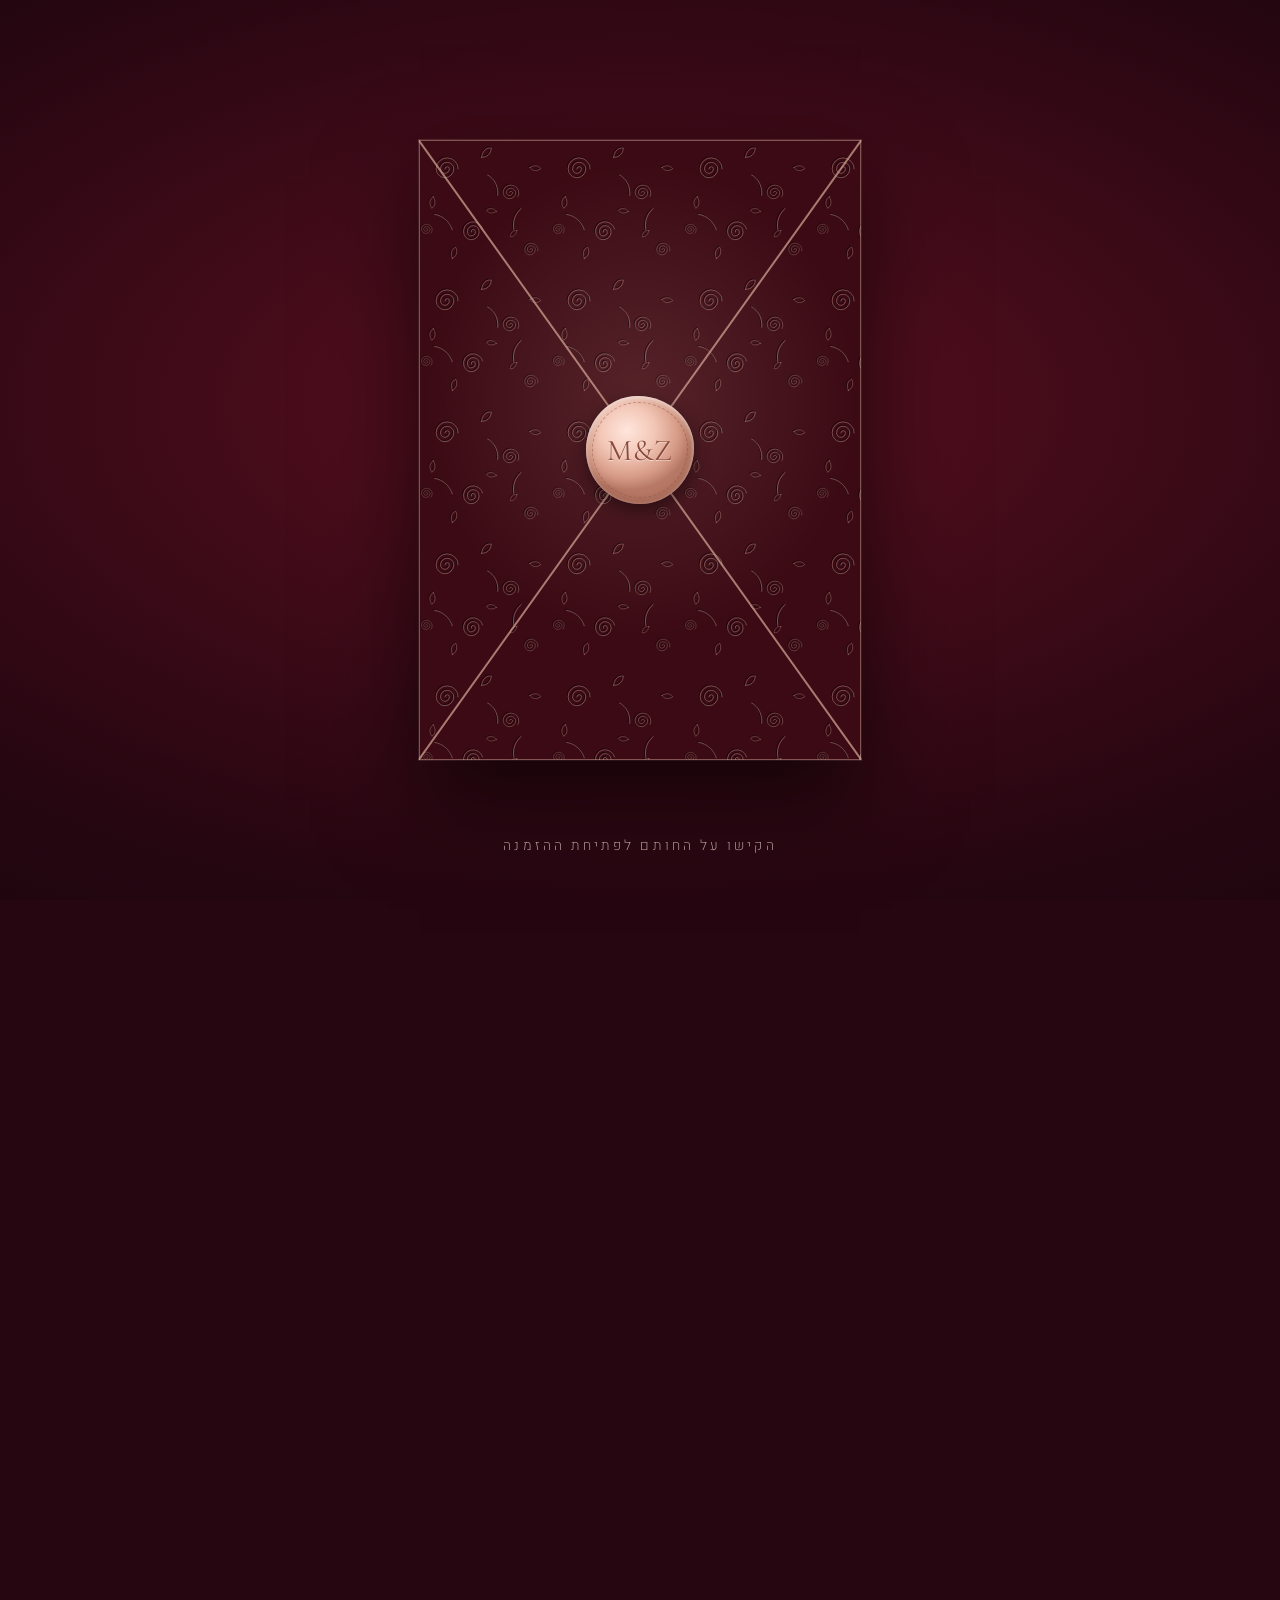
<file: index.html>
<!doctype html>
<html lang="he" dir="rtl">
  <head>
    <meta charset="UTF-8" />
    <!-- viewport-fit=cover נדרש כדי ש-env(safe-area-inset-*) יחזיר ערכים אמיתיים באייפון. -->
    <meta
      name="viewport"
      content="width=device-width, initial-scale=1.0, viewport-fit=cover, user-scalable=no"
    />

    <title>מתן &amp; ספיר</title>
    <meta
      name="description"
      content="הזמנה לחתונה של מתן וספיר — כל הפרטים: תאריך, מיקום, הגעה ואישור הגעה."
    />
    <meta name="theme-color" content="#3b0a14" />
    <!-- הזמנה פרטית — לא רוצים אותה בתוצאות החיפוש של גוגל -->
    <meta name="robots" content="noindex, nofollow" />

    <!-- תצוגה מקדימה בוואטסאפ ובאינסטגרם -->
    <meta property="og:type" content="website" />
    <meta property="og:locale" content="he_IL" />
    <meta property="og:title" content="מתן & ספיר · שמרו את התאריך" />
    <meta
      property="og:description"
      content="21.2.2027 · סיטרוס, אבן יהודה. לחצו לפתיחת ההזמנה ולכל הפרטים."
    />
    <meta property="og:url" content="https://shopshain6-sys.github.io/wedding/" />
    <meta property="og:image" content="https://shopshain6-sys.github.io/wedding/og.png" />
    <meta property="og:image:width" content="1200" />
    <meta property="og:image:height" content="630" />

    <meta name="twitter:card" content="summary_large_image" />
    <meta name="twitter:title" content="מתן & ספיר · שמרו את התאריך" />
    <meta name="twitter:image" content="https://shopshain6-sys.github.io/wedding/og.png" />
    <link rel="canonical" href="https://shopshain6-sys.github.io/wedding/" />

    <link
      rel="icon"
      href="data:image/svg+xml,%3Csvg xmlns='http://www.w3.org/2000/svg' viewBox='0 0 32 32'%3E%3Crect width='32' height='32' rx='7' fill='%233b0a14'/%3E%3Cpath d='M16 25s-9-5.4-9-11.4A4.9 4.9 0 0 1 16 10a4.9 4.9 0 0 1 9 3.6C25 19.6 16 25 16 25z' fill='%23e8b4a8'/%3E%3C/svg%3E"
    />

    <link rel="preconnect" href="https://fonts.googleapis.com" />
    <link rel="preconnect" href="https://fonts.gstatic.com" crossorigin />
    <link
      href="https://fonts.googleapis.com/css2?family=Cormorant+Garamond:ital,wght@0,300;0,400;0,500;1,300&family=Frank+Ruhl+Libre:wght@300;400;500;700&family=Heebo:wght@200;300;400;500&family=Pinyon+Script&display=swap"
      rel="stylesheet"
    />

    <style>
      /* ============================================================
         לוח צבעים אחד לכל האתר. שינוי כאן משנה את כל הגוונים.
         ============================================================ */
      :root {
        /* המעטפה */
        --env: #3b0a14;
        --env-deep: #250611;
        --rose-gold: #e3b7a4;

        /* ההזמנה */
        --rose-bg: #f3dcd8;
        --rose-pale: #fdf2ee;
        --cream: #fdf6f0;
        --wine: #6d1f2e;
        --wine-soft: #8a3c49;
        --gold: #b9935c;
        --sage: #9fae96;
        --ink: #5a3b40;
        --ink-soft: #8a6b70;
        --petal-dark: #7d1326;

        --script: "Pinyon Script";
        --serif-he: "Frank Ruhl Libre", Georgia, serif;
        --serif-en: "Cormorant Garamond", Georgia, serif;
        --sans-he: "Heebo", system-ui, sans-serif;

        /* רוחב "דף" קבוע — ההזמנה נראית כמו כרטיס גם במסך רחב */
        --page: 460px;
      }

      * {
        box-sizing: border-box;
        -webkit-tap-highlight-color: transparent;
      }

      html,
      body {
        margin: 0;
        padding: 0;
        background: var(--env-deep);
        font-family: var(--sans-he);
        color: var(--ink);
        overscroll-behavior-y: none;
      }

      body.locked {
        /* בזמן שהמעטפה סגורה אין גלילה */
        height: 100dvh;
        overflow: hidden;
      }

      /* ============================================================
         שלב 1 — המעטפה
         ============================================================ */
      .stage {
        position: fixed;
        inset: 0;
        z-index: 50;
        display: grid;
        place-items: center;
        perspective: 1400px;
        transition: opacity 0.6s ease, visibility 0.6s;
      }

      .backdrop {
        position: absolute;
        inset: 0;
        background:
          radial-gradient(120% 90% at 50% 45%, #5c1020 0%, var(--env-deep) 62%, #15040a 100%);
        transition: opacity 0.6s ease 0.08s;
      }

      .stage.flooding .backdrop {
        opacity: 0;
        transition: opacity 0.75s ease 0.25s;
      }

      .stage.flooding .env-back,
      .stage.flooding .seams,
      .stage.flooding .glow-rays {
        opacity: 0;
        transition: opacity 0.6s ease 0.2s;
      }

      .stage.flooding .flap {
        opacity: 0;
        transition: opacity 0.75s ease 0.1s;
      }

      .stage.gone {
        opacity: 0;
        visibility: hidden;
        pointer-events: none;
      }

      .envelope {
        position: relative;
        height: min(78dvh, 620px);
        aspect-ratio: 5 / 7;
        width: auto;
        max-width: 90vw;
        transform-style: preserve-3d;
        transition: transform 1.1s cubic-bezier(0.3, 0, 0.2, 1);
      }

      /* ההטבעה הפרחונית: שתי שכבות של אותו דגם — אחת כהה ואחת בהירה,
         בהיסט של פיקסל. ההפרש ביניהן הוא מה שיוצר תחושת תבליט. */
      .texture {
        position: absolute;
        inset: 0;
        background-color: var(--env);
        background-image:
          url("data:image/svg+xml,%3Csvg xmlns='http://www.w3.org/2000/svg' width='180' height='180' viewBox='0 0 180 180'%3E%3Cg fill='none' stroke='%23ffcdbd' stroke-opacity='.34' stroke-width='1.35' stroke-linecap='round'%3E%3Cpath d='M0 0a3 3 0 0 1 6 0a6 6 0 0 1-12 0a9 9 0 0 1 18 0a12 12 0 0 1-24 0a15 15 0 0 1 30 0' transform='translate(34,38) rotate(0) scale(1)'/%3E%3Cpath d='M0 0a3 3 0 0 1 6 0a6 6 0 0 1-12 0a9 9 0 0 1 18 0a12 12 0 0 1-24 0a15 15 0 0 1 30 0' transform='translate(122,70) rotate(25) scale(0.72)'/%3E%3Cpath d='M0 0a3 3 0 0 1 6 0a6 6 0 0 1-12 0a9 9 0 0 1 18 0a12 12 0 0 1-24 0a15 15 0 0 1 30 0' transform='translate(70,124) rotate(-15) scale(0.88)'/%3E%3Cpath d='M0 0a3 3 0 0 1 6 0a6 6 0 0 1-12 0a9 9 0 0 1 18 0a12 12 0 0 1-24 0a15 15 0 0 1 30 0' transform='translate(150,148) rotate(10) scale(0.6)'/%3E%3Cpath d='M0 0a3 3 0 0 1 6 0a6 6 0 0 1-12 0a9 9 0 0 1 18 0a12 12 0 0 1-24 0a15 15 0 0 1 30 0' transform='translate(8,120) rotate(40) scale(0.5)'/%3E%3Cpath d='M0 0c7-9 16-10 22-5-6 9-16 10-22 5z' transform='translate(84,22) rotate(-30) scale(0.8)'/%3E%3Cpath d='M0 0c7-9 16-10 22-5-6 9-16 10-22 5z' transform='translate(150,36) rotate(20) scale(0.65)'/%3E%3Cpath d='M0 0c7-9 16-10 22-5-6 9-16 10-22 5z' transform='translate(18,76) rotate(110) scale(0.7)'/%3E%3Cpath d='M0 0c7-9 16-10 22-5-6 9-16 10-22 5z' transform='translate(104,96) rotate(200) scale(0.6)'/%3E%3Cpath d='M0 0c7-9 16-10 22-5-6 9-16 10-22 5z' transform='translate(44,160) rotate(-60) scale(0.7)'/%3E%3Cpath d='M0 0c7-9 16-10 22-5-6 9-16 10-22 5z' transform='translate(132,122) rotate(150) scale(0.55)'/%3E%3Cpath d='M92 46c10 6 15 16 14 28'/%3E%3Cpath d='M20 100c12 2 20 10 24 21'/%3E%3Cpath d='M138 92c-9 8-12 18-10 29'/%3E%3C/g%3E%3C/svg%3E"),
          url("data:image/svg+xml,%3Csvg xmlns='http://www.w3.org/2000/svg' width='180' height='180' viewBox='0 0 180 180'%3E%3Cg fill='none' stroke='%23000000' stroke-opacity='.5' stroke-width='1.35' stroke-linecap='round'%3E%3Cpath d='M0 0a3 3 0 0 1 6 0a6 6 0 0 1-12 0a9 9 0 0 1 18 0a12 12 0 0 1-24 0a15 15 0 0 1 30 0' transform='translate(34,38) rotate(0) scale(1)'/%3E%3Cpath d='M0 0a3 3 0 0 1 6 0a6 6 0 0 1-12 0a9 9 0 0 1 18 0a12 12 0 0 1-24 0a15 15 0 0 1 30 0' transform='translate(122,70) rotate(25) scale(0.72)'/%3E%3Cpath d='M0 0a3 3 0 0 1 6 0a6 6 0 0 1-12 0a9 9 0 0 1 18 0a12 12 0 0 1-24 0a15 15 0 0 1 30 0' transform='translate(70,124) rotate(-15) scale(0.88)'/%3E%3Cpath d='M0 0a3 3 0 0 1 6 0a6 6 0 0 1-12 0a9 9 0 0 1 18 0a12 12 0 0 1-24 0a15 15 0 0 1 30 0' transform='translate(150,148) rotate(10) scale(0.6)'/%3E%3Cpath d='M0 0a3 3 0 0 1 6 0a6 6 0 0 1-12 0a9 9 0 0 1 18 0a12 12 0 0 1-24 0a15 15 0 0 1 30 0' transform='translate(8,120) rotate(40) scale(0.5)'/%3E%3Cpath d='M0 0c7-9 16-10 22-5-6 9-16 10-22 5z' transform='translate(84,22) rotate(-30) scale(0.8)'/%3E%3Cpath d='M0 0c7-9 16-10 22-5-6 9-16 10-22 5z' transform='translate(150,36) rotate(20) scale(0.65)'/%3E%3Cpath d='M0 0c7-9 16-10 22-5-6 9-16 10-22 5z' transform='translate(18,76) rotate(110) scale(0.7)'/%3E%3Cpath d='M0 0c7-9 16-10 22-5-6 9-16 10-22 5z' transform='translate(104,96) rotate(200) scale(0.6)'/%3E%3Cpath d='M0 0c7-9 16-10 22-5-6 9-16 10-22 5z' transform='translate(44,160) rotate(-60) scale(0.7)'/%3E%3Cpath d='M0 0c7-9 16-10 22-5-6 9-16 10-22 5z' transform='translate(132,122) rotate(150) scale(0.55)'/%3E%3Cpath d='M92 46c10 6 15 16 14 28'/%3E%3Cpath d='M20 100c12 2 20 10 24 21'/%3E%3Cpath d='M138 92c-9 8-12 18-10 29'/%3E%3C/g%3E%3C/svg%3E"),
          radial-gradient(70% 55% at 50% 42%, rgba(255, 190, 170, 0.14), transparent 70%);
        background-position: 0.5px 0.5px, -0.5px -0.5px, center;
        background-size: 132px 132px, 132px 132px, cover;
      }

      /* גוף המעטפה — מה שנראה מאחורי הדשים כשהם נפתחים */
      .env-back {
        position: absolute;
        inset: 0;
        background: linear-gradient(180deg, #2a0710, #4a0d1a);
        box-shadow: 0 40px 90px rgba(0, 0, 0, 0.6), 0 0 0 1px rgba(227, 183, 164, 0.18);
      }

      .flap {
        position: absolute;
        inset: 0;
        transform-style: preserve-3d;
        transition: transform 1.25s cubic-bezier(0.55, 0, 0.3, 1);
        filter: drop-shadow(0 2px 6px rgba(0, 0, 0, 0.45));
      }

      .flap .texture {
        /* קו זהוב דק לאורך השוליים של כל דש */
        box-shadow: inset 0 0 0 1px rgba(227, 183, 164, 0.42);
      }

      .flap-top {
        clip-path: polygon(0 0, 100% 0, 50% 50%);
        transform-origin: 50% 0;
        z-index: 4;
      }
      .flap-bottom {
        clip-path: polygon(0 100%, 100% 100%, 50% 50%);
        transform-origin: 50% 100%;
        z-index: 3;
        transition-delay: 0.24s;
      }
      .flap-left {
        clip-path: polygon(0 0, 0 100%, 50% 50%);
        transform-origin: 0 50%;
        z-index: 2;
        transition-delay: 0.12s;
      }
      .flap-right {
        clip-path: polygon(100% 0, 100% 100%, 50% 50%);
        transform-origin: 100% 50%;
        z-index: 2;
        transition-delay: 0.12s;
      }

      .stage.opening .flap-top {
        transform: rotateX(16deg);
      }
      .stage.opening .flap-bottom {
        transform: rotateX(-26deg);
      }
      .stage.opening .flap-left {
        transform: rotateY(-14deg);
      }
      .stage.opening .flap-right {
        transform: rotateY(14deg);
      }

      /* קווי התפר של הדשים — בלעדיהם המעטפה נראית כמו מלבן שטוח */
      .seams {
        position: absolute;
        top: 50%;
        left: 50%;
        transform: translate(-50%, -50%);
        height: min(78dvh, 620px);
        aspect-ratio: 5 / 7;
        width: auto;
        max-width: 90vw;
        z-index: 4;
        pointer-events: none;
        fill: none;
        stroke: var(--rose-gold);
        stroke-width: 0.45;
        opacity: 0.65;
        transition: opacity 0.45s ease;
      }

      .stage.opening .seams {
        opacity: 1;
        stroke: #ffdcae;
        filter: drop-shadow(0 0 4px rgba(255, 190, 120, 0.9));
      }

      /* ===== האור שנדלק מתחת לחותם =====
         שלוש שכבות: ליבה לוהטת, קרניים, ושטיפת זהב שמאירה את
         ההטבעה הפרחונית. כולן ממורכזות באותה נקודה, מעט מתחת לחותם. */
      .glow-core,
      .glow-rays,
      .gold-wash {
        position: absolute;
        pointer-events: none;
        opacity: 0;
      }

      .glow-core {
        left: 50%;
        top: 51%;
        width: min(34vw, 155px);
        aspect-ratio: 1;
        z-index: 7;
        transform: translate(-50%, -50%) scale(0.04);
        background: radial-gradient(
          circle,
          #ffffff 0%,
          #fff3dc 16%,
          rgba(255, 198, 122, 0.9) 36%,
          rgba(255, 150, 60, 0.35) 56%,
          rgba(255, 130, 40, 0) 72%
        );
        filter: blur(1px);
        transition:
          opacity 0.35s ease 0.1s,
          transform 1.35s cubic-bezier(0.25, 0.8, 0.3, 1) 0.1s;
      }

      .glow-rays {
        left: 50%;
        top: 51%;
        width: 150vmax;
        aspect-ratio: 1;
        z-index: 6;
        mix-blend-mode: screen;
        transform: translate(-50%, -50%) scale(0.12) rotate(0deg);
        background: repeating-conic-gradient(
          from 0deg,
          rgba(255, 226, 184, 0.5) 0deg 1.1deg,
          rgba(255, 226, 184, 0) 1.1deg 10.5deg
        );
        /* בלי המסכה הקרניים נראות כמו גלגל, לא כמו אור */
        -webkit-mask-image: radial-gradient(circle, #000 0%, rgba(0, 0, 0, 0.5) 13%, transparent 42%);
        mask-image: radial-gradient(circle, #000 0%, rgba(0, 0, 0, 0.5) 13%, transparent 42%);
        transition:
          opacity 0.55s ease 0.2s,
          transform 1.7s cubic-bezier(0.2, 0.7, 0.3, 1) 0.2s;
      }

      .gold-wash {
        inset: 0;
        z-index: 5;
        transform-origin: 50% 51%;
        transform: scale(0.35);
        background: radial-gradient(
          circle at 50% 51%,
          rgba(255, 214, 156, 0.85) 0%,
          rgba(255, 166, 86, 0.5) 13%,
          rgba(205, 102, 38, 0.24) 26%,
          rgba(140, 54, 16, 0.07) 40%,
          transparent 54%
        );
        /* screen מבהיר את מה שמתחת במקום לכסות אותו, ולכן הוורדים
           המוטבעים נדלקים בזהב במקום להימחק */
        mix-blend-mode: screen;
        transition:
          opacity 0.55s ease 0.12s,
          transform 1.5s cubic-bezier(0.2, 0.7, 0.3, 1) 0.12s;
      }

      .stage.opening .glow-core {
        opacity: 1;
        transform: translate(-50%, -50%) scale(1);
      }

      .stage.opening .glow-rays {
        opacity: 0.6;
        transform: translate(-50%, -50%) scale(1) rotate(10deg);
      }

      .stage.opening .gold-wash {
        opacity: 1;
        transform: scale(1.35);
      }

      /* ההצפה אל ההזמנה */
      .burst {
        position: absolute;
        inset: 0;
        z-index: 1;
        pointer-events: none;
        opacity: 0;
        transform: scale(0.2);
        background: radial-gradient(
          circle at 50% 53%,
          #fffdf8 0%,
          rgba(255, 240, 214, 0.97) 16%,
          rgba(255, 214, 170, 0.8) 34%,
          rgba(250, 226, 218, 0.5) 52%,
          rgba(246, 231, 228, 0) 76%
        );
        transition:
          opacity 0.6s ease,
          transform 1.1s cubic-bezier(0.3, 0.7, 0.3, 1);
      }

      /* ההצפה מתחילה רק כשהאור כבר בשיאו */
      .stage.flooding .burst {
        opacity: 1;
        transform: scale(2.6);
      }

      /* חותם השעווה */
      .seal {
        position: absolute;
        top: 50%;
        left: 50%;
        z-index: 8;
        width: 108px;
        height: 108px;
        margin: -54px 0 0 -54px;
        padding: 0;
        border: 0;
        cursor: pointer;
        background: transparent;
        transition: transform 0.7s ease, opacity 0.45s ease, filter 0.6s ease;
        animation: sealPulse 2.8s ease-in-out infinite;
      }

      .seal-face {
        position: absolute;
        inset: 0;
        border-radius: 48% 52% 50% 50% / 50% 48% 52% 50%;
        background:
          radial-gradient(60% 55% at 38% 32%, #ffe6dc 0%, #f3c7b7 42%, #d79c87 78%, #b87a66 100%);
        box-shadow:
          inset 0 2px 5px rgba(255, 255, 255, 0.7),
          inset 0 -4px 10px rgba(130, 70, 55, 0.5),
          0 6px 18px rgba(0, 0, 0, 0.45);
        display: grid;
        place-items: center;
      }

      .seal-face::before {
        /* השוליים המשוננים של השעווה */
        content: "";
        position: absolute;
        inset: 6px;
        border-radius: inherit;
        border: 1px dashed rgba(140, 80, 65, 0.45);
      }

      .seal-letters {
        font-family: var(--serif-en);
        font-size: 30px;
        letter-spacing: 0.02em;
        color: #8a4a3c;
        text-shadow: 0 1px 0 rgba(255, 255, 255, 0.55);
      }

      @keyframes sealPulse {
        0%,
        100% {
          filter: drop-shadow(0 0 6px rgba(255, 190, 150, 0.35));
        }
        50% {
          filter: drop-shadow(0 0 26px rgba(255, 200, 160, 0.85));
        }
      }

      .stage.opening .seal {
        animation: none;
        transform: scale(1.04);
        filter: drop-shadow(0 0 34px rgba(255, 206, 150, 0.95));
      }

      .stage.flooding .seal {
        transform: scale(1.7);
        opacity: 0;
      }

      .hint {
        position: absolute;
        bottom: calc(44px + env(safe-area-inset-bottom));
        left: 0;
        right: 0;
        text-align: center;
        margin: 0;
        font-family: var(--sans-he);
        font-weight: 200;
        font-size: 14px;
        letter-spacing: 0.22em;
        color: rgba(246, 231, 228, 0.72);
        animation: hintFade 2.8s ease-in-out infinite;
      }

      .stage.opening .hint {
        opacity: 0;
        transition: opacity 0.4s;
      }

      @keyframes hintFade {
        0%,
        100% {
          opacity: 0.35;
        }
        50% {
          opacity: 0.95;
        }
      }

      /* ============================================================
         שלב 2 — ההזמנה
         עיצוב: קשת מאוירת, רקע ורוד-עתיק, כתב יד לטיני לצד עברית
         ============================================================ */
      .invite {
        opacity: 0;
        transition: opacity 1.1s ease 0.25s;
        background:
          radial-gradient(120% 60% at 50% 0%, #fdf2ee 0%, rgba(253, 242, 238, 0) 55%),
          linear-gradient(180deg, #f7e5e1 0%, var(--rose-bg) 42%, #ecd2cd 100%);
        min-height: 100dvh;
      }

      .invite.visible {
        opacity: 1;
      }

      .sheet {
        max-width: var(--page);
        margin: 0 auto;
        padding: 0 22px calc(44px + env(safe-area-inset-bottom));
      }

      /* עלי כותרת שנושרים ברקע */
      .petal-rain {
        position: fixed;
        inset: 0;
        z-index: 1;
        overflow: hidden;
        pointer-events: none;
      }

      .fall {
        position: absolute;
        top: -8vh;
        width: 12px;
        height: 10px;
        border-radius: 60% 40% 55% 45% / 65% 60% 40% 35%;
        background: radial-gradient(70% 70% at 35% 30%, #c9566a, var(--petal-dark));
        opacity: 0.6;
        animation-name: fall;
        animation-timing-function: linear;
        animation-iteration-count: infinite;
      }

      @keyframes fall {
        0% {
          transform: translate3d(0, -10vh, 0) rotate(0deg);
        }
        100% {
          transform: translate3d(var(--drift, 40px), 112vh, 0) rotate(540deg);
        }
      }

      .content {
        position: relative;
        z-index: 2;
      }

      /* ---------- הקשת ---------- */
      .arch {
        position: relative;
        margin: 0 -22px;
        min-height: 88dvh;
        display: grid;
        place-items: center;
        padding: calc(26px + env(safe-area-inset-top)) 26px 26px;
        overflow: hidden;
      }

      /* תמונת הרקע של הקשת. כשיש קובץ איור הוא נכנס כאן ומכסה
         את הציור הווקטורי שמתחתיו. */
      .arch-photo {
        position: absolute;
        inset: 0;
        background-size: cover;
        background-position: center;
        opacity: 0;
        transition: opacity 0.6s ease;
      }

      .arch-photo.on {
        opacity: 1;
      }

      .arch-art {
        position: absolute;
        inset: 0;
        width: 100%;
        height: 100%;
      }

      /* בלי המעבר הזה האיור נגמר בקו חד מול רקע הדף */
      .arch::after {
        content: "";
        position: absolute;
        left: 0;
        right: 0;
        bottom: 0;
        height: 16%;
        background: linear-gradient(180deg, rgba(243, 220, 216, 0), var(--rose-bg));
        pointer-events: none;
        z-index: 1;
      }

      .arch-inner {
        position: relative;
        z-index: 2;
        text-align: center;
        padding: 0 8%;
      }

      .script {
        font-family: var(--script), var(--serif-en), cursive;
        font-weight: 400;
        color: var(--wine-soft);
      }

      .arch-eyebrow {
        font-family: var(--script), cursive;
        font-size: clamp(26px, 7.4vw, 34px);
        line-height: 1;
        color: var(--wine-soft);
        margin: 0;
      }

      .arch-date {
        font-family: var(--serif-en), serif;
        font-variant-numeric: lining-nums;
        font-size: clamp(16px, 4.4vw, 19px);
        letter-spacing: 0.14em;
        color: var(--ink);
        margin: 10px 0 0;
      }

      .arch-names {
        font-family: var(--serif-he);
        font-weight: 300;
        font-size: clamp(42px, 13vw, 62px);
        line-height: 1.12;
        color: var(--wine);
        margin: 22px 0 0;
        text-wrap: balance;
      }

      .arch-amp {
        display: block;
        font-family: var(--serif-en), serif;
        font-style: italic;
        font-weight: 400;
        font-size: 0.62em;
        line-height: 1.35;
        color: var(--gold);
      }

      .arch-scroll {
        margin: 30px 0 0;
        font-family: var(--script), cursive;
        font-size: 21px;
        color: var(--wine-soft);
      }

      .arch-chevron {
        display: block;
        width: 22px;
        height: 22px;
        margin: 2px auto 0;
        color: var(--gold);
        animation: nudge 2.4s ease-in-out infinite;
      }

      @keyframes nudge {
        0%,
        100% {
          transform: translateY(0);
          opacity: 0.6;
        }
        50% {
          transform: translateY(5px);
          opacity: 1;
        }
      }

      /* ---------- כותרות קטע ---------- */
      .block {
        margin: 0 0 46px;
      }

      .block-head {
        display: flex;
        align-items: center;
        justify-content: center;
        gap: 12px;
        margin: 0 0 18px;
      }

      .block-head .block-title {
        max-width: 68vw;
      }

      .block-head svg {
        width: 42px;
        height: 14px;
        color: var(--sage);
        flex: none;
      }

      .block-head .flip {
        transform: scaleX(-1);
      }

      .block-title {
        font-family: var(--script), cursive;
        font-weight: 400;
        font-size: clamp(24px, 6.4vw, 30px);
        line-height: 1.2;
        text-align: center;
        color: var(--wine);
        margin: 0;
      }

      .block-title.long {
        font-size: clamp(20px, 5.4vw, 26px);
      }

      .block-title.he {
        font-family: var(--serif-he);
        font-weight: 400;
        font-size: clamp(22px, 6vw, 26px);
      }

      .block-sub {
        text-align: center;
        font-size: 13.5px;
        font-weight: 300;
        color: var(--ink-soft);
        margin: -8px 0 20px;
      }

      /* ---------- ספירה לאחור ---------- */
      .countdown {
        display: flex;
        align-items: flex-start;
        justify-content: center;
        gap: 4px;
        margin: 0 0 12px;
        direction: ltr;
      }

      .cd-cell {
        min-width: 62px;
        text-align: center;
      }

      .cd-num {
        font-family: var(--serif-en), serif;
        font-weight: 400;
        font-size: clamp(38px, 11vw, 50px);
        line-height: 1;
        color: var(--wine);
        font-variant-numeric: lining-nums tabular-nums;
      }

      .cd-sep {
        font-family: var(--serif-en), serif;
        font-size: clamp(30px, 9vw, 40px);
        line-height: 1.1;
        color: var(--gold);
        opacity: 0.7;
      }

      .cd-lbl {
        font-family: var(--serif-en), serif;
        font-size: 11.5px;
        letter-spacing: 0.22em;
        text-transform: uppercase;
        color: var(--ink-soft);
        margin-top: 8px;
      }

      /* ---------- סדר האירועים ---------- */
      .timeline {
        position: relative;
        list-style: none;
        margin: 0;
        padding: 6px 0;
      }

      /* הקו האנכי שעליו יושבות הנקודות */
      .timeline::before {
        content: "";
        position: absolute;
        top: 0;
        bottom: 0;
        left: 50%;
        width: 1px;
        transform: translateX(-50%);
        background: linear-gradient(
          180deg,
          transparent,
          rgba(138, 60, 73, 0.45) 12%,
          rgba(138, 60, 73, 0.45) 88%,
          transparent
        );
      }

      .timeline li {
        position: relative;
        display: grid;
        grid-template-columns: 1fr 34px 1fr;
        align-items: center;
        gap: 6px;
        padding: 13px 0;
      }

      .tl-time {
        font-family: var(--serif-en), serif;
        font-size: clamp(21px, 5.6vw, 25px);
        color: var(--wine);
        text-align: left;
        font-variant-numeric: lining-nums tabular-nums;
        direction: ltr;
      }

      .tl-what {
        font-family: var(--serif-he);
        font-weight: 400;
        font-size: 16px;
        color: var(--ink);
        text-align: right;
      }

      .tl-note {
        display: block;
        font-family: var(--sans-he);
        font-size: 12px;
        font-weight: 300;
        color: var(--ink-soft);
        margin-top: 3px;
      }

      .tl-mark {
        position: relative;
        z-index: 2;
        display: grid;
        place-items: center;
        height: 34px;
      }

      .tl-dot {
        width: 7px;
        height: 7px;
        border-radius: 50%;
        background: var(--wine-soft);
        box-shadow: 0 0 0 4px var(--rose-bg);
      }

      /* ורד אמיתי על הנקודה הראשונה, כמו בהזמנה המקורית */
      .tl-rose {
        width: 34px;
        height: 34px;
        filter: drop-shadow(0 3px 5px rgba(90, 10, 25, 0.3));
      }

      /* ---------- כרטיס ---------- */
      .card {
        background: rgba(253, 246, 240, 0.72);
        border: 1px solid rgba(185, 147, 92, 0.3);
        border-radius: 2px;
        padding: 22px 18px;
        box-shadow: 0 10px 30px rgba(109, 31, 46, 0.07);
      }

      .card-frame {
        position: relative;
      }

      /* מסגרת זהב כפולה, כמו על כרטיס מודפס */
      .card-frame::after {
        content: "";
        position: absolute;
        inset: 5px;
        border: 1px solid rgba(185, 147, 92, 0.35);
        pointer-events: none;
      }

      /* ---------- המקום ---------- */
      .venue-name {
        font-family: var(--serif-he);
        font-weight: 400;
        font-size: 21px;
        color: var(--wine);
        text-align: center;
        margin: 0;
      }

      .venue-addr {
        text-align: center;
        font-size: 13.5px;
        font-weight: 300;
        color: var(--ink-soft);
        margin: 8px 0 0;
      }

      .venue-art {
        position: relative;
        width: 100%;
        aspect-ratio: 3 / 2;
        margin: 18px 0 6px;
      }

      .venue-photo {
        position: absolute;
        inset: 0;
        background-size: cover;
        background-position: center;
        opacity: 0;
        transition: opacity 0.6s ease;
      }

      .venue-photo.on {
        opacity: 1;
      }

      .venue-art svg {
        width: 100%;
        height: 100%;
        display: block;
      }

      .map {
        position: relative;
        aspect-ratio: 16 / 11;
        margin: 14px 0 4px;
        overflow: hidden;
        border: 1px solid rgba(185, 147, 92, 0.3);
        background: rgba(253, 246, 240, 0.6);
      }

      .map-fallback {
        position: absolute;
        inset: 0;
        z-index: 0;
        display: grid;
        place-content: center;
        gap: 8px;
        justify-items: center;
        text-decoration: none;
        text-align: center;
        background: linear-gradient(160deg, #fdf2ee, #f0d9d4);
      }

      .map-fallback svg {
        width: 26px;
        height: 26px;
        color: var(--wine-soft);
      }

      .map-fallback b {
        font-family: var(--serif-he);
        font-weight: 400;
        font-size: 16px;
        color: var(--wine);
      }

      .map-fallback span {
        font-size: 12.5px;
        font-weight: 300;
        color: var(--ink-soft);
      }

      .map iframe {
        position: relative;
        z-index: 1;
        width: 100%;
        height: 100%;
        border: 0;
        display: block;
        filter: sepia(0.28) saturate(0.8) hue-rotate(-8deg) contrast(0.95) brightness(1.03);
      }

      /* ---------- כפתורים ---------- */
      .btns {
        display: grid;
        gap: 10px;
        margin-top: 16px;
      }

      .btn {
        display: flex;
        align-items: center;
        justify-content: center;
        gap: 8px;
        text-decoration: none;
        font-family: var(--sans-he);
        font-size: 15px;
        font-weight: 400;
        padding: 14px 16px;
        border-radius: 2px;
        border: 1px solid rgba(109, 31, 46, 0.35);
        color: var(--wine);
        background: rgba(253, 246, 240, 0.85);
        cursor: pointer;
        transition: transform 0.15s ease, background 0.2s ease;
      }

      .btn:active {
        transform: scale(0.98);
      }

      .btn-primary {
        background: linear-gradient(180deg, #8a2a3b, #65162a);
        border-color: transparent;
        color: #fdf6f0;
        box-shadow: 0 8px 20px rgba(101, 22, 42, 0.26);
      }

      .btn svg {
        width: 18px;
        height: 18px;
        flex: none;
      }

      .btn-sub {
        display: block;
        font-size: 11.5px;
        font-weight: 300;
        opacity: 0.85;
      }

      /* ---------- טפסים ---------- */
      .field {
        margin-bottom: 14px;
      }

      .field label {
        display: block;
        font-size: 13px;
        font-weight: 300;
        color: var(--ink-soft);
        margin-bottom: 7px;
      }

      .field input,
      .field select,
      .field textarea {
        width: 100%;
        font-family: var(--sans-he);
        font-size: 16px;
        font-weight: 300;
        color: var(--ink);
        background: rgba(255, 255, 255, 0.8);
        border: 1px solid rgba(138, 60, 73, 0.25);
        border-radius: 2px;
        padding: 12px 14px;
        -webkit-appearance: none;
        appearance: none;
      }

      .field select {
        background-image: url("data:image/svg+xml,%3Csvg xmlns='http://www.w3.org/2000/svg' width='12' height='8' viewBox='0 0 12 8'%3E%3Cpath d='M1 1l5 5 5-5' fill='none' stroke='%238a6b70' stroke-width='1.6' stroke-linecap='round'/%3E%3C/svg%3E");
        background-repeat: no-repeat;
        background-position: left 16px center;
        padding-left: 40px;
      }

      .field textarea {
        resize: vertical;
        min-height: 72px;
      }

      .field input:focus,
      .field select:focus,
      .field textarea:focus {
        outline: 2px solid rgba(138, 60, 73, 0.35);
        outline-offset: 1px;
      }

      .choice {
        display: grid;
        grid-template-columns: 1fr 1fr;
        gap: 10px;
        margin-bottom: 14px;
      }

      .choice input {
        position: absolute;
        opacity: 0;
        pointer-events: none;
      }

      .choice label {
        display: block;
        text-align: center;
        font-size: 14px;
        font-weight: 300;
        padding: 12px 8px;
        border-radius: 2px;
        border: 1px solid rgba(138, 60, 73, 0.25);
        background: rgba(255, 255, 255, 0.7);
        color: var(--ink-soft);
        cursor: pointer;
        margin: 0;
      }

      .choice input:checked + label {
        background: linear-gradient(180deg, #8a2a3b, #65162a);
        border-color: transparent;
        color: #fdf6f0;
      }

      /* ---------- מתנה ---------- */
      .gift-note {
        font-size: 13.5px;
        font-weight: 300;
        line-height: 1.8;
        color: var(--ink-soft);
        text-align: center;
        margin: 0 0 14px;
      }

      .gift-sep {
        display: flex;
        align-items: center;
        gap: 12px;
        margin: 18px 0 2px;
        font-size: 11.5px;
        font-weight: 300;
        letter-spacing: 0.12em;
        color: var(--ink-soft);
      }

      .gift-sep::before,
      .gift-sep::after {
        content: "";
        flex: 1;
        height: 1px;
        background: rgba(138, 60, 73, 0.22);
      }

      .bank {
        margin-top: 20px;
        padding-top: 18px;
        border-top: 1px dashed rgba(138, 60, 73, 0.28);
      }

      .bank-title {
        font-family: var(--serif-he);
        font-size: 16px;
        font-weight: 400;
        text-align: center;
        color: var(--wine);
        margin: 0 0 4px;
      }

      .bank-sub {
        text-align: center;
        font-size: 12.5px;
        font-weight: 300;
        color: var(--ink-soft);
        margin: 0 0 14px;
      }

      .bank-rows {
        list-style: none;
        margin: 0 0 14px;
        padding: 0;
      }

      .bank-rows li {
        display: flex;
        align-items: center;
        gap: 10px;
        padding: 11px 2px;
        border-bottom: 1px dashed rgba(138, 60, 73, 0.2);
      }

      .bank-rows li:last-child {
        border-bottom: 0;
      }

      .bank .btn {
        width: 100%;
      }

      .bank-rows .k {
        font-size: 12.5px;
        font-weight: 300;
        color: var(--ink-soft);
        min-width: 74px;
      }

      .bank-rows .v {
        flex: 1;
        font-family: var(--serif-he);
        font-size: 16px;
        color: var(--ink);
        unicode-bidi: plaintext;
      }

      .copy {
        flex: none;
        width: 34px;
        height: 34px;
        display: grid;
        place-items: center;
        padding: 0;
        border-radius: 2px;
        border: 1px solid rgba(109, 31, 46, 0.22);
        background: rgba(255, 255, 255, 0.7);
        color: var(--wine-soft);
        cursor: pointer;
        transition: background 0.2s ease, color 0.2s ease;
      }

      .copy svg {
        width: 15px;
        height: 15px;
      }

      .copy.done {
        background: var(--wine);
        border-color: transparent;
        color: #fdf6f0;
      }

      /* ---------- סיום ---------- */
      .footer {
        text-align: center;
        padding: 6px 0 0;
      }

      .footer .sig {
        font-family: var(--script), cursive;
        font-size: 27px;
        color: var(--wine);
        margin: 0 0 8px;
      }

      .footer .small {
        font-size: 12px;
        font-weight: 200;
        letter-spacing: 0.1em;
        color: var(--ink-soft);
        margin: 0;
      }

      /* כיבוד העדפת מערכת להפחתת תנועה */
      @media (prefers-reduced-motion: reduce) {
        *,
        *::before,
        *::after {
          animation-duration: 0.01ms !important;
          animation-iteration-count: 1 !important;
          transition-duration: 0.01ms !important;
        }
        .petal-rain {
          display: none;
        }
      }
    </style>
  </head>

  <body class="locked">
    <!-- ============ שלב 1: המעטפה ============ -->
    <div class="stage" id="stage">
      <div class="backdrop"></div>
      <div class="envelope" id="envelope">
        <div class="env-back"></div>
        <div class="burst"></div>
        <div class="flap flap-left"><div class="texture"></div></div>
        <div class="flap flap-right"><div class="texture"></div></div>
        <div class="flap flap-bottom"><div class="texture"></div></div>
        <div class="flap flap-top"><div class="texture"></div></div>

      </div>
      <svg class="seams" viewBox="0 0 100 140" preserveAspectRatio="none" aria-hidden="true">
        <path d="M0 0 L50 70 L100 0 M0 140 L50 70 L100 140" />
      </svg>
      <div class="gold-wash" aria-hidden="true"></div>
      <div class="glow-rays" aria-hidden="true"></div>
      <div class="glow-core" aria-hidden="true"></div>
      <button class="seal" id="seal" aria-label="פתיחת ההזמנה">
        <span class="seal-face"><span class="seal-letters" id="sealLetters">M&amp;Z</span></span>
      </button>
      <p class="hint">הקישו על החותם לפתיחת ההזמנה</p>
    </div>

    <!-- ============ שלב 2: ההזמנה ============ -->
    <main class="invite" id="invite" aria-hidden="true">
      <div class="petal-rain" id="petalRain" aria-hidden="true"></div>

      <div class="sheet content">
        <!-- ---------- הקשת ---------- -->
        <header class="arch">
          <div class="arch-art" id="archArt" aria-hidden="true"></div>
          <div class="arch-photo" id="archPhoto" aria-hidden="true"></div>

          <div class="arch-inner">
            <p class="arch-eyebrow">Save the Date</p>
            <p class="arch-date" id="archDate">21.02.2027</p>

            <h1 class="arch-names">
              <span id="nameA">מתן</span><span class="arch-amp">&amp;</span
              ><span id="nameB">ספיר</span>
            </h1>

            <p class="arch-scroll">Scroll down</p>
            <svg class="arch-chevron" viewBox="0 0 24 24" fill="none" stroke="currentColor" stroke-width="1.4" aria-hidden="true">
              <path d="M5 8l7 7 7-7" />
            </svg>
          </div>
        </header>

        <!-- ---------- ספירה לאחור ---------- -->
        <section class="block" aria-label="ספירה לאחור">
          <div class="block-head">
            <svg viewBox="0 0 60 20" fill="none" stroke="currentColor" stroke-width="1.1" aria-hidden="true">
              <path d="M2 10h30M36 10c6-7 14-7 20 0-6 7-14 7-20 0z" />
              <path d="M44 4c-2 4-2 8 0 12" />
            </svg>
            <h2 class="block-title long">The Celebration Begins In</h2>
            <svg class="flip" viewBox="0 0 60 20" fill="none" stroke="currentColor" stroke-width="1.1" aria-hidden="true">
              <path d="M2 10h30M36 10c6-7 14-7 20 0-6 7-14 7-20 0z" />
              <path d="M44 4c-2 4-2 8 0 12" />
            </svg>
          </div>

          <div class="countdown" id="countdown">
            <div class="cd-cell"><div class="cd-num" id="cdD">—</div><div class="cd-lbl">Days</div></div>
            <div class="cd-sep">:</div>
            <div class="cd-cell"><div class="cd-num" id="cdH">—</div><div class="cd-lbl">Hours</div></div>
            <div class="cd-sep">:</div>
            <div class="cd-cell"><div class="cd-num" id="cdM">—</div><div class="cd-lbl">Minutes</div></div>
            <div class="cd-sep">:</div>
            <div class="cd-cell"><div class="cd-num" id="cdS">—</div><div class="cd-lbl">Seconds</div></div>
          </div>
          <p class="block-sub" id="hebDate"></p>
        </section>

        <!-- ---------- סדר האירועים ---------- -->
        <section class="block">
          <div class="block-head">
            <svg viewBox="0 0 60 20" fill="none" stroke="currentColor" stroke-width="1.1" aria-hidden="true">
              <path d="M2 10h30M36 10c6-7 14-7 20 0-6 7-14 7-20 0z" />
              <path d="M44 4c-2 4-2 8 0 12" />
            </svg>
            <h2 class="block-title">Schedule of Events</h2>
            <svg class="flip" viewBox="0 0 60 20" fill="none" stroke="currentColor" stroke-width="1.1" aria-hidden="true">
              <path d="M2 10h30M36 10c6-7 14-7 20 0-6 7-14 7-20 0z" />
              <path d="M44 4c-2 4-2 8 0 12" />
            </svg>
          </div>
          <ul class="timeline" id="schedule"></ul>
        </section>

        <!-- ---------- המקום ---------- -->
        <section class="block">
          <div class="block-head">
            <svg viewBox="0 0 60 20" fill="none" stroke="currentColor" stroke-width="1.1" aria-hidden="true">
              <path d="M2 10h30M36 10c6-7 14-7 20 0-6 7-14 7-20 0z" />
              <path d="M44 4c-2 4-2 8 0 12" />
            </svg>
            <h2 class="block-title">Location</h2>
            <svg class="flip" viewBox="0 0 60 20" fill="none" stroke="currentColor" stroke-width="1.1" aria-hidden="true">
              <path d="M2 10h30M36 10c6-7 14-7 20 0-6 7-14 7-20 0z" />
              <path d="M44 4c-2 4-2 8 0 12" />
            </svg>
          </div>

          <div class="card card-frame">
            <p class="venue-name" id="venueName">שם האולם</p>
            <p class="venue-addr" id="venueAddress">הכתובת המלאה</p>
            <p class="venue-addr" id="venueNote"></p>

            <div class="venue-art" aria-hidden="true">
              <div class="venue-photo" id="venuePhoto"></div>
              <div id="venueArt"></div>
            </div>

            <div class="map" id="mapWrap" hidden>
              <a class="map-fallback" id="mapFallback" href="#" target="_blank" rel="noopener">
                <svg viewBox="0 0 24 24" fill="none" stroke="currentColor" stroke-width="1.6">
                  <path d="M12 21s7-6.3 7-11a7 7 0 1 0-14 0c0 4.7 7 11 7 11z" />
                  <circle cx="12" cy="10" r="2.6" />
                </svg>
                <b id="mapFallbackName">האולם</b>
                <span>פתיחה במפות</span>
              </a>
              <iframe
                id="mapFrame"
                title="מפת הדרך לאולם"
                loading="lazy"
                referrerpolicy="no-referrer-when-downgrade"
              ></iframe>
            </div>

            <div class="btns">
              <a class="btn" id="wazeLink" href="#" target="_blank" rel="noopener">
                <svg viewBox="0 0 24 24" fill="none" stroke="currentColor" stroke-width="1.6">
                  <path d="M12 21s7-6.3 7-11a7 7 0 1 0-14 0c0 4.7 7 11 7 11z" />
                  <circle cx="12" cy="10" r="2.6" />
                </svg>
                ניווט ב‑Waze
              </a>
              <a class="btn" id="mapsLink" href="#" target="_blank" rel="noopener">
                <svg viewBox="0 0 24 24" fill="none" stroke="currentColor" stroke-width="1.6">
                  <path d="M9 3 3 5.4v15L9 18l6 3 6-2.4v-15L15 6 9 3z" />
                  <path d="M9 3v15M15 6v15" />
                </svg>
                פתיחה ב‑Google Maps
              </a>
              <button class="btn" id="icsBtn" type="button">
                <svg viewBox="0 0 24 24" fill="none" stroke="currentColor" stroke-width="1.6">
                  <rect x="3" y="5" width="18" height="16" rx="2.5" />
                  <path d="M3 10h18M8 3v4M16 3v4" />
                </svg>
                הוספה ליומן
              </button>
            </div>
          </div>
        </section>

        <!-- ---------- אישור הגעה ---------- -->
        <section class="block">
          <div class="block-head">
            <svg viewBox="0 0 60 20" fill="none" stroke="currentColor" stroke-width="1.1" aria-hidden="true">
              <path d="M2 10h30M36 10c6-7 14-7 20 0-6 7-14 7-20 0z" />
              <path d="M44 4c-2 4-2 8 0 12" />
            </svg>
            <h2 class="block-title">RSVP</h2>
            <svg class="flip" viewBox="0 0 60 20" fill="none" stroke="currentColor" stroke-width="1.1" aria-hidden="true">
              <path d="M2 10h30M36 10c6-7 14-7 20 0-6 7-14 7-20 0z" />
              <path d="M44 4c-2 4-2 8 0 12" />
            </svg>
          </div>
          <p class="block-sub" id="rsvpUntil">נשמח לדעת עד שבועיים לפני החתונה</p>

          <div class="card card-frame">
            <form id="rsvpForm" novalidate>
              <div class="field">
                <label for="rsvpName">השם שלכם</label>
                <input id="rsvpName" name="name" type="text" autocomplete="name" placeholder="שם מלא" />
              </div>

              <div class="choice">
                <input type="radio" id="comingYes" name="coming" value="מגיעים" checked />
                <label for="comingYes">מגיעים ❤</label>
                <input type="radio" id="comingNo" name="coming" value="לא נוכל להגיע" />
                <label for="comingNo">לא נוכל</label>
              </div>

              <div class="field" id="guestsField">
                <label for="rsvpGuests">כמה אתם?</label>
                <select id="rsvpGuests" name="guests">
                  <option>1</option>
                  <option selected>2</option>
                  <option>3</option>
                  <option>4</option>
                  <option>5</option>
                  <option>6</option>
                  <option>7+</option>
                </select>
              </div>

              <div class="field">
                <label for="rsvpMsg">משהו שנרצה לדעת? (לא חובה)</label>
                <textarea id="rsvpMsg" name="msg" placeholder="צמחוני, הסעה, ברכה…"></textarea>
              </div>

              <div class="btns">
                <button class="btn btn-primary" type="submit">
                  <svg viewBox="0 0 24 24" fill="currentColor">
                    <path
                      d="M12 2a10 10 0 0 0-8.6 15l-1.3 4.7 4.8-1.3A10 10 0 1 0 12 2zm5.6 14.1c-.2.6-1.2 1.2-1.7 1.2-.4 0-1 .1-3.2-.8-2.7-1.1-4.4-3.9-4.5-4-.1-.2-1-1.4-1-2.6s.6-1.8.9-2.1c.2-.2.5-.3.7-.3h.5c.2 0 .4 0 .6.5l.8 2c.1.2.1.3 0 .5l-.4.5-.3.3c-.1.1-.2.3 0 .5.1.2.6 1 1.3 1.6.9.8 1.6 1 1.8 1.1.2.1.4.1.5-.1l.7-.8c.2-.2.3-.2.5-.1l2 .9c.2.1.4.2.4.3.1.1.1.6-.1 1.2z"
                    />
                  </svg>
                  שליחת אישור בוואטסאפ
                </button>
              </div>
            </form>
          </div>
        </section>

        <!-- ---------- מתנה ---------- -->
        <section class="block" id="giftBlock">
          <div class="block-head">
            <svg viewBox="0 0 60 20" fill="none" stroke="currentColor" stroke-width="1.1" aria-hidden="true">
              <path d="M2 10h30M36 10c6-7 14-7 20 0-6 7-14 7-20 0z" />
              <path d="M44 4c-2 4-2 8 0 12" />
            </svg>
            <h2 class="block-title">Gift</h2>
            <svg class="flip" viewBox="0 0 60 20" fill="none" stroke="currentColor" stroke-width="1.1" aria-hidden="true">
              <path d="M2 10h30M36 10c6-7 14-7 20 0-6 7-14 7-20 0z" />
              <path d="M44 4c-2 4-2 8 0 12" />
            </svg>
          </div>

          <div class="card card-frame">
            <p class="gift-note" id="giftNote"></p>
            <div class="btns" id="giftBtns"></div>

            <div class="bank" id="bankBox" hidden>
              <p class="bank-title">העברה בנקאית</p>
              <p class="bank-sub">הקישו על הסימן כדי להעתיק</p>
              <ul class="bank-rows" id="bankRows"></ul>
              <button class="btn" id="copyAll" type="button">העתקת כל הפרטים</button>
            </div>
          </div>
        </section>

        <footer class="footer">
          <p class="sig" id="sig">With love</p>
          <p class="small" id="sigHe">מחכים לכם</p>
        </footer>
      </div>
    </main>

    <script>
      /* ================================================================
         ⬇⬇⬇  כל הפרטים של החתונה נמצאים כאן, ורק כאן.  ⬇⬇⬇
         מחליפים את הערכים בטקסט שלכם — אין צורך לגעת בשום מקום אחר.
         ================================================================ */
      const CONFIG = {
        /* שמות החתן והכלה + האותיות שעל חותם השעווה */
        nameA: "מתן",
        nameB: "ספיר",
        sealLetters: "M&Z",

        /* תאריך ושעת ההתחלה — פורמט ISO עם אזור זמן ישראל (03:00+ בקיץ, 02:00+ בחורף).
           הערך הזה מזין גם את הספירה לאחור וגם את קובץ היומן. */
        /* פברואר הוא שעון חורף בישראל, ולכן 02:00+ ולא 03:00+ */
        dateISO: "2027-02-21T19:00:00+02:00",
        dateText: "21 בפברואר 2027",
        /* התאריך כפי שהוא מופיע מתחת לכותרת הראשית */
        dateNumeric: "21.02.2027",
        dayText: "יום ראשון",
        /* תאריך עברי — לא חובה. מחרוזת ריקה מסתירה את השורה. */
        hebrewDateText: "י״ד באדר א׳ תשפ״ז",

        /* שורת ההזמנה שבתוך הלב */
        inviteLine: "לחגוג איתנו<br />את היום הכי יפה שלנו",

        /* מקום האירוע */
        venue: {
          name: "סיטרוס גן אירועים",
          address: "ספיר 1, אבן יהודה",
          note: "חניה במקום",
          /* קואורדינטות — הדרך הכי מדויקת לניווט, וגם מה שמזין את המפה.
             אם אין, משאירים null והקישורים ייבנו לפי הכתובת שלמעלה. */
          lat: 32.28478,
          lng: 34.8947,
        },

        /* סדר היום. אפשר להוסיף או להוריד שורות בחופשיות. */
        schedule: [
          { time: "19:00", what: "קבלת פנים", note: "בואו רעבים" },
          { time: "20:30", what: "חופה", note: "נשמח שתהיו בזמן" },
          { time: "21:00", what: "ארוחה וריקודים", note: "עד שהרגליים נגמרות" },
        ],

        /* אישור הגעה — המספר שאליו תישלח ההודעה בוואטסאפ.
           פורמט בינלאומי בלי + ובלי אפס מוביל: 972501234567 */
        rsvp: {
          /* כל עוד זה המספר הזמני, כפתור אישור ההגעה לא ישלח לשום מקום
             אלא יציג הודעה — כדי שאורח לא ישלח הודעה למספר אקראי. */
          phone: "972500000000",
          untilText: "נשמח לאישור הגעה עד 7.2.2027",
        },

        /* מתנה. כל שדה ריק פשוט לא מוצג, ואם הכול ריק — הקטע כולו נעלם.
           אפשר למלא רק את מה שרלוונטי לכם. */
        gift: {
          note: "הנוכחות שלכם היא המתנה הגדולה ביותר.<br />ולמי שירצה — אפשר גם כאן:",

          /* הקישור ל-iPlan. זה הכפתור הראשי, והוא זה שמופיע ראשון. */
          iplan: "",

          /* ביט ופייבוקס: או קישור ישיר, או מספר טלפון שאפשר להעתיק.
             אם יש קישור — הוא מנצח, והטלפון לא מוצג. */
          bit: "",
          paybox: "",
          phone: "",

          /* העברה בנקאית. שדה ריק לא מוצג; אם כל הארבעה ריקים,
             קטע ההעברה הבנקאית נעלם. */
          bank: {
            beneficiary: "",
            bankName: "",
            branch: "",
            account: "",
          },
        },

        /* איורים מוכנים (קובץ או כתובת). ריק — ומצויר איור וקטורי במקום. */
        art: {
          hero: "",
          venue: "",
        },

        /* שורת הסיום */
        sign: "מחכים לכם, מתן וספיר",
      };
      /* ================================================================
         ⬆⬆⬆  סוף אזור העריכה.  ⬆⬆⬆
         ================================================================ */

      const $ = (id) => document.getElementById(id);
      const reduced = window.matchMedia("(prefers-reduced-motion: reduce)").matches;

      /* ---------- הזרקת הפרטים אל תוך הדף ---------- */
      function fillContent() {
        $("nameA").textContent = CONFIG.nameA;
        $("nameB").textContent = CONFIG.nameB;
        $("sealLetters").textContent = CONFIG.sealLetters;
        $("archDate").textContent = CONFIG.dateNumeric || CONFIG.dateText;
        $("hebDate").textContent = [CONFIG.dayText, CONFIG.dateText, CONFIG.hebrewDateText]
          .filter(Boolean)
          .join(" · ");
        $("sigHe").textContent = CONFIG.sign;
        $("rsvpUntil").textContent = CONFIG.rsvp.untilText;

        /* איורים מוכנים, אם סופקו — הם מכסים את הציור הווקטורי */
        const art = CONFIG.art || {};
        if (art.hero) {
          $("archPhoto").style.backgroundImage = `url("${art.hero}")`;
          $("archPhoto").classList.add("on");
        }
        if (art.venue) {
          $("venuePhoto").style.backgroundImage = `url("${art.venue}")`;
          $("venuePhoto").classList.add("on");
        }

        $("venueName").textContent = CONFIG.venue.name;
        $("venueAddress").textContent = CONFIG.venue.address;
        $("venueNote").textContent = CONFIG.venue.note || "";

        document.title = `${CONFIG.nameA} & ${CONFIG.nameB}`;

        buildTimeline();

        /* קישורי ניווט */
        const { lat, lng, address, name } = CONFIG.venue;
        const q = encodeURIComponent(`${name} ${address}`);
        $("wazeLink").href =
          lat && lng ? `https://waze.com/ul?ll=${lat},${lng}&navigate=yes` : `https://waze.com/ul?q=${q}&navigate=yes`;
        $("mapsLink").href =
          lat && lng
            ? `https://www.google.com/maps/search/?api=1&query=${lat},${lng}`
            : `https://www.google.com/maps/search/?api=1&query=${q}`;

        /* מפה משובצת — רק כשיש קואורדינטות, ורק כשהדף לא רץ בתוך מסגרת.
           OpenStreetMap לא דורש מפתח API. */
        const framed = isFramed();

        if (lat && lng && !framed) {
          const box = [lng - 0.0075, lat - 0.004, lng + 0.0075, lat + 0.004]
            .map((n) => n.toFixed(5))
            .join("%2C");
          $("mapFrame").src =
            `https://www.openstreetmap.org/export/embed.html?bbox=${box}` +
            `&layer=mapnik&marker=${lat}%2C${lng}`;
        }

        if (lat && lng) {
          $("mapFallback").href = $("mapsLink").href;
          $("mapFallbackName").textContent = name;
          $("mapWrap").hidden = false;
        }

        buildGift();
      }

      /* ---------- קטע המתנה ---------- */
      function buildGift() {
        const g = CONFIG.gift || {};
        const bank = g.bank || {};
        const parts = [];

        $("giftNote").innerHTML = g.note || "";

        /* iPlan הוא הכפתור הראשי */
        if (g.iplan) {
          parts.push(
            `<a class="btn btn-primary" href="${g.iplan}" target="_blank" rel="noopener">
               <span>מתנה דיגיטלית<span class="btn-sub">דרך iPlan</span></span>
             </a>`
          );
        }

        const links = [
          { url: g.bit, label: "מתנה ב‑Bit" },
          { url: g.paybox, label: "מתנה ב‑PayBox" },
        ].filter((x) => x.url);

        /* בלי קישור ישיר, מספר הטלפון הוא מה שמעתיקים לאפליקציה */
        const phoneRow =
          !links.length && g.phone
            ? `<button class="btn" type="button" data-copy="${g.phone}">
                 <span>ביט / פייבוקס למספר ${g.phone}<span class="btn-sub">הקישו להעתקה</span></span>
               </button>`
            : "";

        if (g.iplan && (links.length || phoneRow)) {
          parts.push('<div class="gift-sep">או</div>');
        }

        links.forEach((x) => {
          parts.push(
            `<a class="btn" href="${x.url}" target="_blank" rel="noopener">${x.label}</a>`
          );
        });
        if (phoneRow) parts.push(phoneRow);

        $("giftBtns").innerHTML = parts.join("");

        /* פרטי החשבון — רק השדות שמולאו */
        const rows = [
          ["שם המוטב", bank.beneficiary],
          ["בנק", bank.bankName],
          ["סניף", bank.branch],
          ["חשבון", bank.account],
        ].filter(([, v]) => v);

        if (rows.length) {
          $("bankRows").innerHTML = rows
            .map(
              ([k, v]) => `<li>
                <span class="k">${k}</span>
                <span class="v">${v}</span>
                <button class="copy" type="button" data-copy="${v}" aria-label="העתקת ${k}">
                  <svg viewBox="0 0 24 24" fill="none" stroke="currentColor" stroke-width="1.7">
                    <rect x="9" y="9" width="12" height="12" rx="2.5" />
                    <path d="M5 15V5.5A2.5 2.5 0 0 1 7.5 3H15" />
                  </svg>
                </button>
              </li>`
            )
            .join("");

          $("copyAll").dataset.copy = rows.map(([k, v]) => `${k}: ${v}`).join("\n");
          $("bankBox").hidden = false;
        }

        /* אם לא מולא כלום — אין טעם להציג את הקטע */
        $("giftBlock").hidden = !parts.length && !rows.length;
      }

      /* ---------- העתקה ללוח ---------- */
      function wireCopy() {
        document.addEventListener("click", async (e) => {
          const el = e.target.closest("[data-copy]");
          if (!el) return;
          const text = el.dataset.copy;

          try {
            await navigator.clipboard.writeText(text);
          } catch {
            /* דפדפנים ישנים, או דף שלא מוגש ב-https */
            const ta = document.createElement("textarea");
            ta.value = text;
            ta.setAttribute("readonly", "");
            ta.style.cssText = "position:fixed;top:-100px;opacity:0";
            document.body.appendChild(ta);
            ta.select();
            try {
              document.execCommand("copy");
            } catch {
              /* אין מה לעשות — הטקסט מוצג ממילא על המסך */
            }
            ta.remove();
          }

          /* משוב קצר, בלי להחליף את תוכן הכפתור לצמיתות */
          if (el.classList.contains("copy")) {
            el.classList.add("done");
            setTimeout(() => el.classList.remove("done"), 1600);
          } else {
            const before = el.innerHTML;
            el.innerHTML = "הועתק ✓";
            setTimeout(() => (el.innerHTML = before), 1600);
          }
        });
      }

      /* דף שרץ בתוך מסגרת מוגבל: מפות משובצות והורדת קבצים חסומות בו */
      function isFramed() {
        try {
          return window.self !== window.top;
        } catch {
          return true;
        }
      }

      /* העיר היא המילה האחרונה בכתובת — מספיק טוב לשורת הכותרת */
      /* ---------- ציר הזמן ---------- */
      function buildTimeline() {
        const host = $("schedule");
        host.innerHTML = "";

        CONFIG.schedule.forEach((row, i) => {
          const li = document.createElement("li");
          li.innerHTML = `
            <span class="tl-what">${row.what}${
              row.note ? `<span class="tl-note">${row.note}</span>` : ""
            }</span>
            <span class="tl-mark"></span>
            <span class="tl-time">${row.time}</span>`;
          host.appendChild(li);

          /* ורד על האירוע הראשון, נקודה על השאר — כמו בהזמנה המקורית */
          const mark = li.querySelector(".tl-mark");
          if (i === 0) {
            const svg = el("svg", { class: "tl-rose", viewBox: "-14 -14 28 28" }, mark);
            rose(svg, 0, 0, 1.05, { deep: "#7d1326", mid: "#a8243c", line: "rgba(255,210,205,.55)" });
          } else {
            const dot = document.createElement("i");
            dot.className = "tl-dot";
            mark.appendChild(dot);
          }
        });
      }

      /* ================================================================
         האיור: קשת, פרחים, ברבורים וורדים — הכול וקטורי, בלי קבצים
         חיצוניים. אם מסופקת תמונת איור ב-CONFIG.art היא מכסה אותו.
         ================================================================ */

      /* מחולל אקראי עם זרע קבוע: אותו איור בכל טעינה */
      function seeded(seed) {
        let s = seed;
        return () => ((s = (s * 16807) % 2147483647) - 1) / 2147483646;
      }

      const SVG_NS = "http://www.w3.org/2000/svg";

      function el(name, attrs, parent) {
        const node = document.createElementNS(SVG_NS, name);
        for (const k in attrs) node.setAttribute(k, attrs[k]);
        if (parent) parent.appendChild(node);
        return node;
      }

      /* ורד: ספירלה של קשתות שרדיוסן גדל */
      const ROSE_SPIRAL =
        "M0 0a2.4 2.4 0 0 1 4.8 0a4.8 4.8 0 0 1-9.6 0a7.2 7.2 0 0 1 14.4 0a9.6 9.6 0 0 1-19.2 0";

      function rose(parent, x, y, scale, hue) {
        const g = el("g", { transform: `translate(${x} ${y}) scale(${scale})` }, parent);
        el("circle", { r: 11, fill: hue.deep, opacity: 0.95 }, g);
        el("circle", { r: 8.5, cx: -1.5, cy: -1.5, fill: hue.mid }, g);
        el(
          "path",
          { d: ROSE_SPIRAL, fill: "none", stroke: hue.line, "stroke-width": 1.5, "stroke-linecap": "round" },
          g
        );
        return g;
      }

      /* עלה בודד */
      function leaf(parent, x, y, rot, scale, fill) {
        return el(
          "path",
          {
            d: "M0 0c5-7 13-8 18-4-5 7-13 8-18 4z",
            transform: `translate(${x} ${y}) rotate(${rot}) scale(${scale})`,
            fill,
          },
          parent
        );
      }

      /* ברבור, פונה ימינה. שני ברבורים מראים זה מול זה יוצרים לב */
      function swan(parent, x, y, scale, flip) {
        const g = el(
          "g",
          { transform: `translate(${x} ${y}) scale(${flip ? -scale : scale} ${scale})` },
          parent
        );
        /* גוף */
        el(
          "path",
          {
            d: "M-26 6C-32 2-30-6-20-9 -8-12 8-10 18-4 24 0 26 6 20 9 8 14-14 14-26 6z",
            fill: "#fffaf6",
            stroke: "rgba(150,110,95,.35)",
            "stroke-width": 0.8,
          },
          g
        );
        /* צוואר וראש */
        el(
          "path",
          {
            d: "M16-5C22-14 22-26 15-32c-6-5-14-3-15 4-1 5 3 8 7 7",
            fill: "none",
            stroke: "#fffaf6",
            "stroke-width": 5.5,
            "stroke-linecap": "round",
          },
          g
        );
        el(
          "path",
          {
            d: "M-18 2c6-6 18-7 26-3",
            fill: "none",
            stroke: "rgba(150,110,95,.3)",
            "stroke-width": 0.9,
            "stroke-linecap": "round",
          },
          g
        );
        el("circle", { cx: 2.5, cy: -26.5, r: 3.6, fill: "#fffaf6" }, g);
        el("path", { d: "M-0.5-26.5l-5 1.5 5 1.6z", fill: "#d08a6a" }, g);
        el("circle", { cx: 1.4, cy: -27.4, r: 0.7, fill: "#5a3b40" }, g);
        return g;
      }

      /* ---------- הקשת של הכותרת ---------- */
      function buildArch() {
        const host = $("archArt");
        host.innerHTML = "";
        const rnd = seeded(20270221);

        const svg = el(
          "svg",
          { viewBox: "0 0 100 170", preserveAspectRatio: "xMidYMid slice", width: "100%", height: "100%" },
          host
        );

        const defs = el("defs", {}, svg);
        const sky = el("linearGradient", { id: "sky", x1: "0", y1: "0", x2: "0", y2: "1" }, defs);
        el("stop", { offset: "0", "stop-color": "#fdf3ef" }, sky);
        el("stop", { offset: "0.55", "stop-color": "#f6e2de" }, sky);
        el("stop", { offset: "1", "stop-color": "#e9cfca" }, sky);

        const water = el("linearGradient", { id: "water", x1: "0", y1: "0", x2: "0", y2: "1" }, defs);
        el("stop", { offset: "0", "stop-color": "#e7cfcb" }, water);
        el("stop", { offset: "1", "stop-color": "#dcc0bd" }, water);

        el("rect", { x: 0, y: 0, width: 100, height: 170, fill: "url(#sky)" }, svg);

        /* אגם רחוק */
        el("rect", { x: 0, y: 132, width: 100, height: 38, fill: "url(#water)", opacity: 0.75 }, svg);
        for (let i = 0; i < 6; i++) {
          el(
            "path",
            {
              d: `M${8 + rnd() * 20} ${138 + i * 5.5}q${10 + rnd() * 14} ${rnd() > 0.5 ? 1.5 : -1.5} ${26 + rnd() * 22} 0`,
              fill: "none",
              stroke: "rgba(255,255,255,.4)",
              "stroke-width": 0.5,
            },
            svg
          );
        }

        /* הקשת: קו כפול בזהב */
        const archD = "M10 170V66C10 30 26 12 50 12s40 18 40 54v104";
        el("path", { d: archD, fill: "none", stroke: "rgba(185,147,92,.55)", "stroke-width": 1.1 }, svg);
        el(
          "path",
          {
            d: "M14.5 170V67C14.5 34 29 17 50 17s35.5 17 35.5 50v103",
            fill: "none",
            stroke: "rgba(185,147,92,.3)",
            "stroke-width": 0.6,
          },
          svg
        );

        /* ברבורים מתחת לקשת */
        const swans = el("g", { transform: "translate(0 0)" }, svg);
        swan(swans, 39, 145, 0.46, false);
        swan(swans, 61, 145, 0.46, true);
        const refl = el("g", { opacity: 0.2, transform: "translate(0 306) scale(1 -1)" }, svg);
        swan(refl, 39, 145, 0.46, false);
        swan(refl, 61, 145, 0.46, true);

        /* ירק מטפס על הקשת */
        const vine = el("path", { d: archD, fill: "none", stroke: "none" }, svg);
        const len = vine.getTotalLength();
        const greens = ["#9fae96", "#8b9c82", "#b3c0a8"];
        for (let i = 0; i < 74; i++) {
          const t = (i / 74) * len;
          const p = vine.getPointAtLength(t);
          const q = vine.getPointAtLength(Math.min(len, t + 1));
          const ang = (Math.atan2(q.y - p.y, q.x - p.x) * 180) / Math.PI;
          const side = i % 2 ? 1 : -1;
          leaf(
            svg,
            p.x,
            p.y,
            ang + side * (40 + rnd() * 45),
            0.2 + rnd() * 0.18,
            greens[i % greens.length]
          );
          if (i % 7 === 3) {
            el(
              "circle",
              { cx: p.x + side * 1.5, cy: p.y, r: 0.9 + rnd() * 0.5, fill: "#fdf6ef", opacity: 0.95 },
              svg
            );
          }
        }

        /* זרי פרחים בשתי הפינות התחתונות */
        const hues = [
          { deep: "#7d1326", mid: "#a8243c", line: "rgba(255,210,205,.55)" },
          { deep: "#b5566a", mid: "#d98a99", line: "rgba(255,240,238,.6)" },
          { deep: "#e9c3c0", mid: "#f6ded9", line: "rgba(160,110,110,.4)" },
        ];

        [
          { x: 8, y: 162, dir: 1 },
          { x: 92, y: 162, dir: -1 },
        ].forEach((corner) => {
          const g = el("g", {}, svg);
          for (let i = 0; i < 24; i++) {
            leaf(
              g,
              corner.x + corner.dir * rnd() * 22 - 2,
              corner.y - rnd() * 26,
              rnd() * 360,
              0.22 + rnd() * 0.22,
              greens[i % greens.length]
            );
          }
          for (let i = 0; i < 10; i++) {
            rose(
              g,
              corner.x + corner.dir * (rnd() * 18 - 1),
              corner.y - rnd() * 20,
              0.16 + rnd() * 0.16,
              hues[i % hues.length]
            );
          }
        });

        /* ערפל רך במרכז, כדי שהטקסט יישב על רקע נקי */
        el(
          "ellipse",
          { cx: 50, cy: 74, rx: 42, ry: 46, fill: "#fbeae6", opacity: 0.82, filter: "url(#soft)" },
          svg
        );
        const f = el("filter", { id: "soft", x: "-50%", y: "-50%", width: "200%", height: "200%" }, defs);
        el("feGaussianBlur", { stdDeviation: 7 }, f);
      }

      /* ---------- איור המקום ---------- */
      function buildVenueArt() {
        const host = $("venueArt");
        host.innerHTML = "";
        const rnd = seeded(97531);

        const svg = el("svg", { viewBox: "0 0 300 200", width: "100%", height: "100%" }, host);
        const defs = el("defs", {}, svg);
        const g1 = el("linearGradient", { id: "vsky", x1: "0", y1: "0", x2: "0", y2: "1" }, defs);
        el("stop", { offset: "0", "stop-color": "#fdf4ef" }, g1);
        el("stop", { offset: "1", "stop-color": "#f2ded8" }, g1);
        el("rect", { x: 0, y: 0, width: 300, height: 200, fill: "url(#vsky)" }, svg);

        /* מבנה אבן נמוך עם חלונות קשת */
        el("rect", { x: 70, y: 86, width: 160, height: 74, fill: "#f6ece1", stroke: "rgba(185,147,92,.45)", "stroke-width": 1 }, svg);
        el("path", { d: "M62 88 150 58l88 30z", fill: "#efdfd2", stroke: "rgba(185,147,92,.45)", "stroke-width": 1 }, svg);
        [96, 128, 172, 204].forEach((x) => {
          el(
            "path",
            { d: `M${x} 150v-26a12 12 0 0 1 24 0v26z`, fill: "#f3c98f", opacity: 0.9 },
            svg
          );
          el(
            "path",
            { d: `M${x} 150v-26a12 12 0 0 1 24 0v26`, fill: "none", stroke: "rgba(150,110,80,.5)", "stroke-width": 0.9 },
            svg
          );
        });

        /* ברושים משני הצדדים */
        [
          { x: 44, h: 78 },
          { x: 256, h: 70 },
          { x: 28, h: 56 },
        ].forEach((c) => {
          el(
            "path",
            { d: `M${c.x} 162c-9 0-13-6-13-${c.h * 0.4}C${c.x - 13} ${162 - c.h} ${c.x} ${162 - c.h - 8} ${c.x} ${162 - c.h - 8}s13 8 13 ${c.h * 0.55}c0 10-4 ${c.h * 0.33} -13 ${c.h * 0.33}z`,
              fill: "#8b9c82",
              opacity: 0.9 },
            svg
          );
        });

        /* שביל אבן */
        el("path", { d: "M150 160 120 196h60z", fill: "#efe2d6", stroke: "rgba(185,147,92,.35)", "stroke-width": 0.8 }, svg);

        /* שיחים ופרחים לאורך הבסיס */
        const greens = ["#9fae96", "#8b9c82", "#b3c0a8"];
        const hues = [
          { deep: "#7d1326", mid: "#a8243c", line: "rgba(255,210,205,.5)" },
          { deep: "#b5566a", mid: "#d98a99", line: "rgba(255,240,238,.55)" },
          { deep: "#e9c3c0", mid: "#f6ded9", line: "rgba(160,110,110,.35)" },
        ];
        for (let i = 0; i < 70; i++) {
          const x = rnd() * 300;
          const y = 158 + rnd() * 34;
          leaf(svg, x, y, rnd() * 360, 0.5 + rnd() * 0.5, greens[i % greens.length]);
        }
        for (let i = 0; i < 16; i++) {
          rose(svg, rnd() * 300, 162 + rnd() * 30, 0.3 + rnd() * 0.3, hues[i % hues.length]);
        }

        /* שורת אורות על הפרגולה */
        el("path", { d: "M70 86q80 18 160 0", fill: "none", stroke: "rgba(185,147,92,.5)", "stroke-width": 0.8 }, svg);
        for (let i = 0; i <= 10; i++) {
          const t = i / 10;
          const x = 70 + 160 * t;
          const y = 86 + 18 * 2 * t * (1 - t);
          el("circle", { cx: x, cy: y + 3, r: 2.2, fill: "#f7cf92" }, svg);
        }
      }

      /* ---------- עלי כותרת שנושרים ---------- */
      function startPetalRain() {
        if (reduced) return;
        const host = $("petalRain");
        for (let i = 0; i < 22; i++) {
          const p = document.createElement("span");
          p.className = "fall";
          const scale = 0.55 + Math.random() * 0.85;
          p.style.cssText = `left:${Math.random() * 100}%;
            animation-duration:${9 + Math.random() * 9}s;
            animation-delay:${-Math.random() * 14}s;
            transform:scale(${scale});
            opacity:${0.35 + Math.random() * 0.5};
            --drift:${(Math.random() - 0.5) * 180}px;`;
          host.appendChild(p);
        }
      }

      /* ---------- ספירה לאחור ---------- */
      function startCountdown() {
        const target = new Date(CONFIG.dateISO).getTime();
        const pad = (n) => String(n).padStart(2, "0");

        const tick = () => {
          const diff = target - Date.now();
          if (diff <= 0) {
            $("countdown").innerHTML =
              '<div class="cd-cell" style="grid-column:1/-1"><div class="cd-num" style="font-size:20px">היום חוגגים ❤</div></div>';
            return;
          }
          const s = Math.floor(diff / 1000);
          $("cdD").textContent = Math.floor(s / 86400);
          $("cdH").textContent = pad(Math.floor(s / 3600) % 24);
          $("cdM").textContent = pad(Math.floor(s / 60) % 60);
          $("cdS").textContent = pad(s % 60);
          requestAnimationFrame(() => setTimeout(tick, 1000));
        };
        tick();
      }

      /* ---------- הוספה ליומן (קובץ ics שנוצר בדפדפן) ---------- */
      function downloadICS() {
        const start = new Date(CONFIG.dateISO);
        const end = new Date(start.getTime() + 5 * 60 * 60 * 1000); /* חמש שעות של שמחה */
        const fmt = (d) => d.toISOString().replace(/[-:]/g, "").split(".")[0] + "Z";
        const title = `החתונה של ${CONFIG.nameA} ו${CONFIG.nameB}`;

        const ics = [
          "BEGIN:VCALENDAR",
          "VERSION:2.0",
          "PRODID:-//wedding//HE",
          "BEGIN:VEVENT",
          `UID:${Date.now()}@wedding`,
          `DTSTAMP:${fmt(new Date())}`,
          `DTSTART:${fmt(start)}`,
          `DTEND:${fmt(end)}`,
          `SUMMARY:${title}`,
          `LOCATION:${CONFIG.venue.name}, ${CONFIG.venue.address}`,
          "END:VEVENT",
          "END:VCALENDAR",
        ].join("\r\n");

        const url = URL.createObjectURL(new Blob([ics], { type: "text/calendar" }));
        const a = document.createElement("a");
        a.href = url;
        a.download = "wedding.ics";
        a.click();
        setTimeout(() => URL.revokeObjectURL(url), 1000);
      }

      /* ---------- אישור הגעה דרך וואטסאפ ---------- */
      function wireRsvp() {
        const form = $("rsvpForm");
        const guestsField = $("guestsField");

        /* "לא נוכל להגיע" מייתר את שאלת מספר האורחים */
        form.addEventListener("change", () => {
          guestsField.hidden = !$("comingYes").checked;
        });

        /* ?to=שם ממלא מראש את שם המוזמן כששולחים קישור אישי */
        const to = new URLSearchParams(location.search).get("to");
        if (to) $("rsvpName").value = to;

        /* המספר שמגיע עם הקובץ. כל עוד לא הוחלף, אסור לשלוח אליו הודעות. */
        const PLACEHOLDER_PHONE = "972500000000";

        form.addEventListener("submit", (e) => {
          e.preventDefault();

          const phone = String(CONFIG.rsvp.phone || "").replace(/\D/g, "");
          if (!phone || phone === PLACEHOLDER_PHONE) {
            const btn = form.querySelector('button[type="submit"]');
            const before = btn.innerHTML;
            btn.innerHTML = "טרם הוגדר מספר לאישורי הגעה";
            setTimeout(() => (btn.innerHTML = before), 2600);
            return;
          }

          const name = $("rsvpName").value.trim();
          if (!name) {
            $("rsvpName").focus();
            return;
          }
          const coming = $("comingYes").checked;
          const guests = $("rsvpGuests").value;
          const msg = $("rsvpMsg").value.trim();

          const lines = [
            `היי ${CONFIG.nameA} ו${CONFIG.nameB}!`,
            coming ? `${name} — מגיעים, ${guests} אורחים ❤` : `${name} — לא נוכל להגיע, מצטערים`,
            msg ? `הערה: ${msg}` : "",
          ].filter(Boolean);

          window.open(
            `https://wa.me/${phone}?text=${encodeURIComponent(lines.join("\n"))}`,
            "_blank",
            "noopener"
          );
        });
      }

      /* ---------- פתיחת המעטפה ---------- */
      function wireEnvelope() {
        const stage = $("stage");
        const invite = $("invite");
        let opened = false;

        const open = () => {
          if (opened) return;
          opened = true;

          /* האור נדלק מתחת לחותם ומאיר את המעטפה */
          stage.classList.add("opening");

          const at = (ms, fn) => setTimeout(fn, reduced ? 0 : ms);

          /* ואז הוא מציף את המסך, וההזמנה נחשפת מתוכו */
          at(1150, () => stage.classList.add("flooding"));

          at(1450, () => {
            invite.classList.add("visible");
            invite.setAttribute("aria-hidden", "false");
            document.body.classList.remove("locked");
            document.querySelector('meta[name="theme-color"]').setAttribute("content", "#f6e7e4");
          });

          setTimeout(() => stage.classList.add("gone"), reduced ? 10 : 2250);
        };

        $("seal").addEventListener("click", open);
        stage.addEventListener("click", open);
        document.addEventListener("keydown", (e) => {
          if (e.key === "Enter" || e.key === " ") open();
        });

        /* קישור עם #open מדלג על האנימציה — שימושי לשליחה חוזרת */
        if (location.hash === "#open") open();
      }

      /* ---------- הפעלה ---------- */
      document.body.classList.add("locked");

      buildArch();
      buildVenueArt();
      fillContent();
      startPetalRain();
      startCountdown();
      wireRsvp();
      wireCopy();
      wireEnvelope();
      if (isFramed()) {
        $("icsBtn").hidden = true;
      } else {
        $("icsBtn").addEventListener("click", downloadICS);
      }
    </script>
  </body>
</html>
</file>
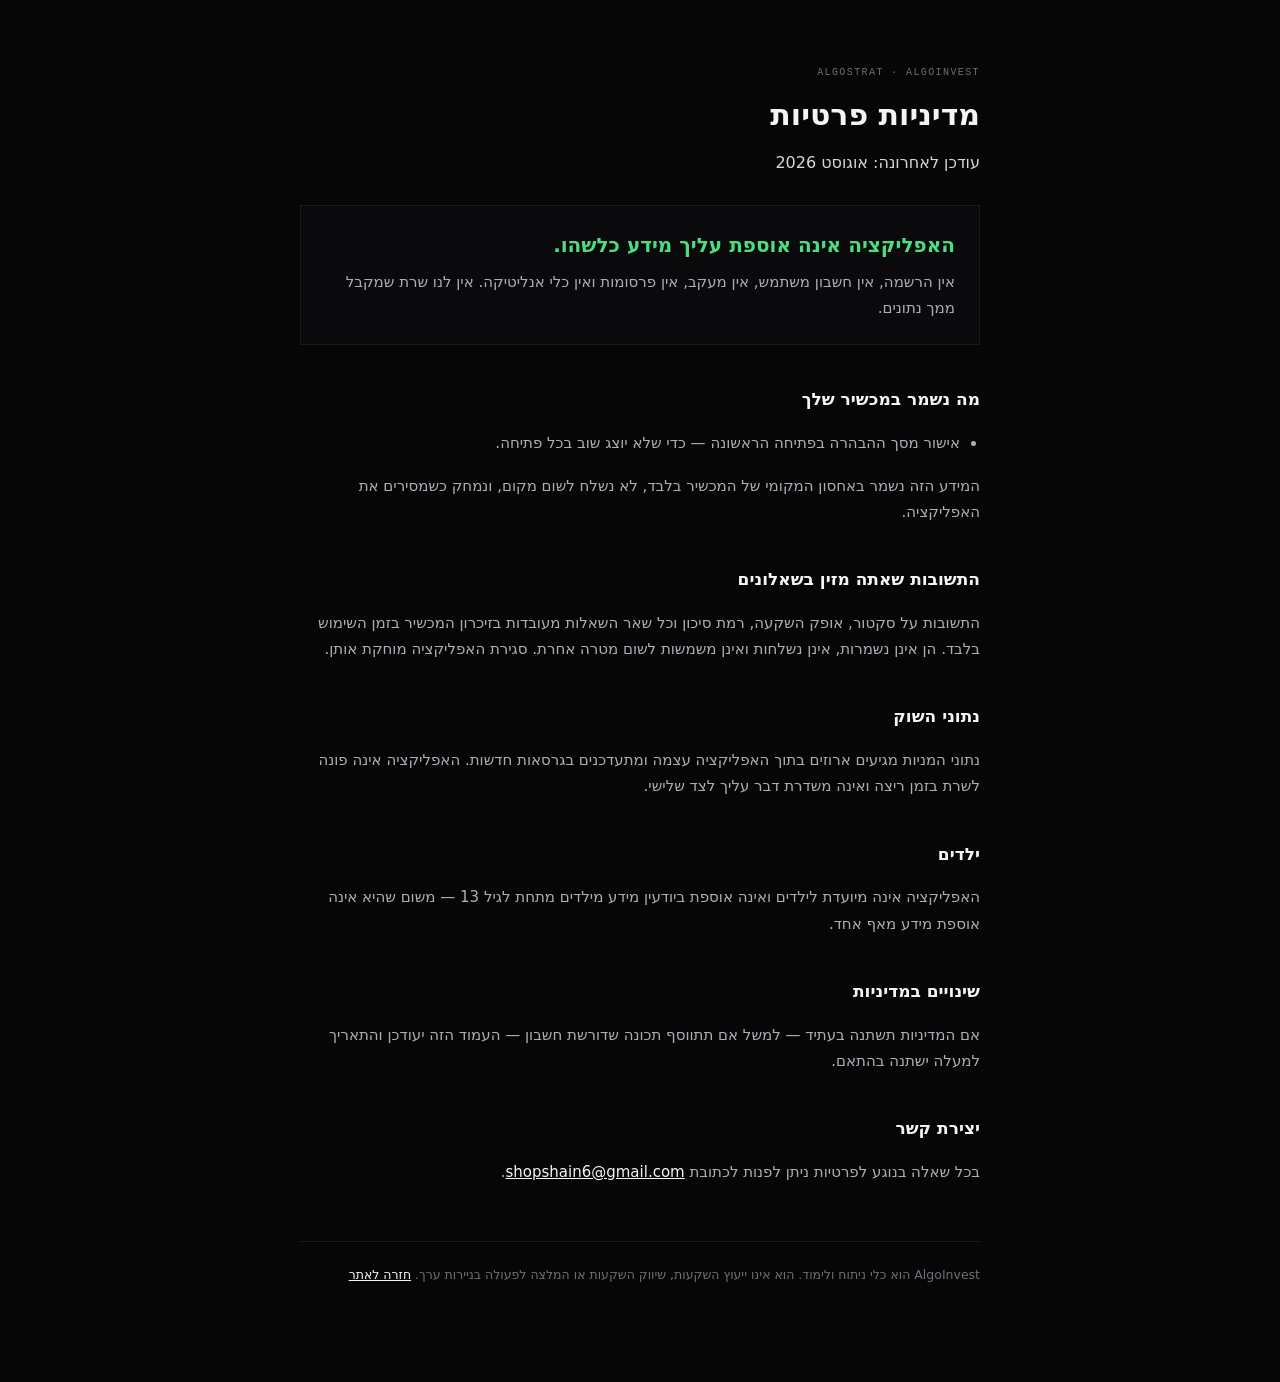
<file: privacy.html>
<!doctype html>
<html lang="he" dir="rtl">
  <head>
    <meta charset="UTF-8" />
    <meta name="viewport" content="width=device-width, initial-scale=1.0" />
    <title>מדיניות פרטיות · ALGOSTRAT</title>
    <meta name="description" content="מדיניות הפרטיות של אפליקציית AlgoInvest ואתר ALGOSTRAT." />
    <style>
      :root { color-scheme: dark; }
      * { box-sizing: border-box; }
      body {
        margin: 0;
        background: #060607;
        color: #d6d6dc;
        font-family: "Assistant", "Heebo", ui-sans-serif, system-ui, -apple-system, sans-serif;
        line-height: 1.75;
      }
      main { max-width: 720px; margin: 0 auto; padding: 64px 20px 96px; }
      .eyebrow {
        font-family: ui-monospace, Menlo, monospace;
        font-size: 10px;
        letter-spacing: 0.14em;
        text-transform: uppercase;
        color: #6e6e7a;
      }
      h1 { color: #f4f4f6; font-size: 30px; line-height: 1.25; margin: 14px 0 8px; }
      h2 { color: #f4f4f6; font-size: 17px; margin: 40px 0 10px; }
      p, li { font-size: 15px; color: #adadb8; }
      ul { padding-inline-start: 20px; }
      li { margin-bottom: 8px; }
      .lead { color: #d6d6dc; font-size: 16px; }
      .card {
        border: 1px solid #1a1a1f;
        background: #0a0a0c;
        padding: 22px 24px;
        margin-top: 28px;
      }
      .big { color: #4ade80; font-size: 20px; font-weight: 700; margin: 0 0 6px; }
      a { color: #f4f4f6; }
      footer {
        margin-top: 56px;
        padding-top: 22px;
        border-top: 1px solid #1a1a1f;
        font-size: 12.5px;
        color: #6e6e7a;
      }
    </style>
  </head>
  <body>
    <main>
      <div class="eyebrow">ALGOSTRAT · AlgoInvest</div>
      <h1>מדיניות פרטיות</h1>
      <p class="lead">עודכן לאחרונה: אוגוסט 2026</p>

      <div class="card">
        <p class="big">האפליקציה אינה אוספת עליך מידע כלשהו.</p>
        <p style="margin: 0">
          אין הרשמה, אין חשבון משתמש, אין מעקב, אין פרסומות ואין כלי אנליטיקה. אין לנו שרת שמקבל
          ממך נתונים.
        </p>
      </div>

      <h2>מה נשמר במכשיר שלך</h2>
      <ul>
        <li>אישור מסך ההבהרה בפתיחה הראשונה — כדי שלא יוצג שוב בכל פתיחה.</li>
      </ul>
      <p>
        המידע הזה נשמר באחסון המקומי של המכשיר בלבד, לא נשלח לשום מקום, ונמחק כשמסירים את
        האפליקציה.
      </p>

      <h2>התשובות שאתה מזין בשאלונים</h2>
      <p>
        התשובות על סקטור, אופק השקעה, רמת סיכון וכל שאר השאלות מעובדות בזיכרון המכשיר בזמן השימוש
        בלבד. הן אינן נשמרות, אינן נשלחות ואינן משמשות לשום מטרה אחרת. סגירת האפליקציה מוחקת אותן.
      </p>

      <h2>נתוני השוק</h2>
      <p>
        נתוני המניות מגיעים ארוזים בתוך האפליקציה עצמה ומתעדכנים בגרסאות חדשות. האפליקציה אינה
        פונה לשרת בזמן ריצה ואינה משדרת דבר עליך לצד שלישי.
      </p>

      <h2>ילדים</h2>
      <p>
        האפליקציה אינה מיועדת לילדים ואינה אוספת ביודעין מידע מילדים מתחת לגיל 13 — משום שהיא אינה
        אוספת מידע מאף אחד.
      </p>

      <h2>שינויים במדיניות</h2>
      <p>
        אם המדיניות תשתנה בעתיד — למשל אם תתווסף תכונה שדורשת חשבון — העמוד הזה יעודכן והתאריך
        למעלה ישתנה בהתאם.
      </p>

      <h2>יצירת קשר</h2>
      <p>
        בכל שאלה בנוגע לפרטיות ניתן לפנות לכתובת
        <a href="mailto:shopshain6@gmail.com">shopshain6@gmail.com</a>.
      </p>

      <footer>
        AlgoInvest הוא כלי ניתוח ולימוד. הוא אינו ייעוץ השקעות, שיווק השקעות או המלצה לפעולה
        בניירות ערך. <a href="/">חזרה לאתר</a>
      </footer>
    </main>
  </body>
</html>
</file>
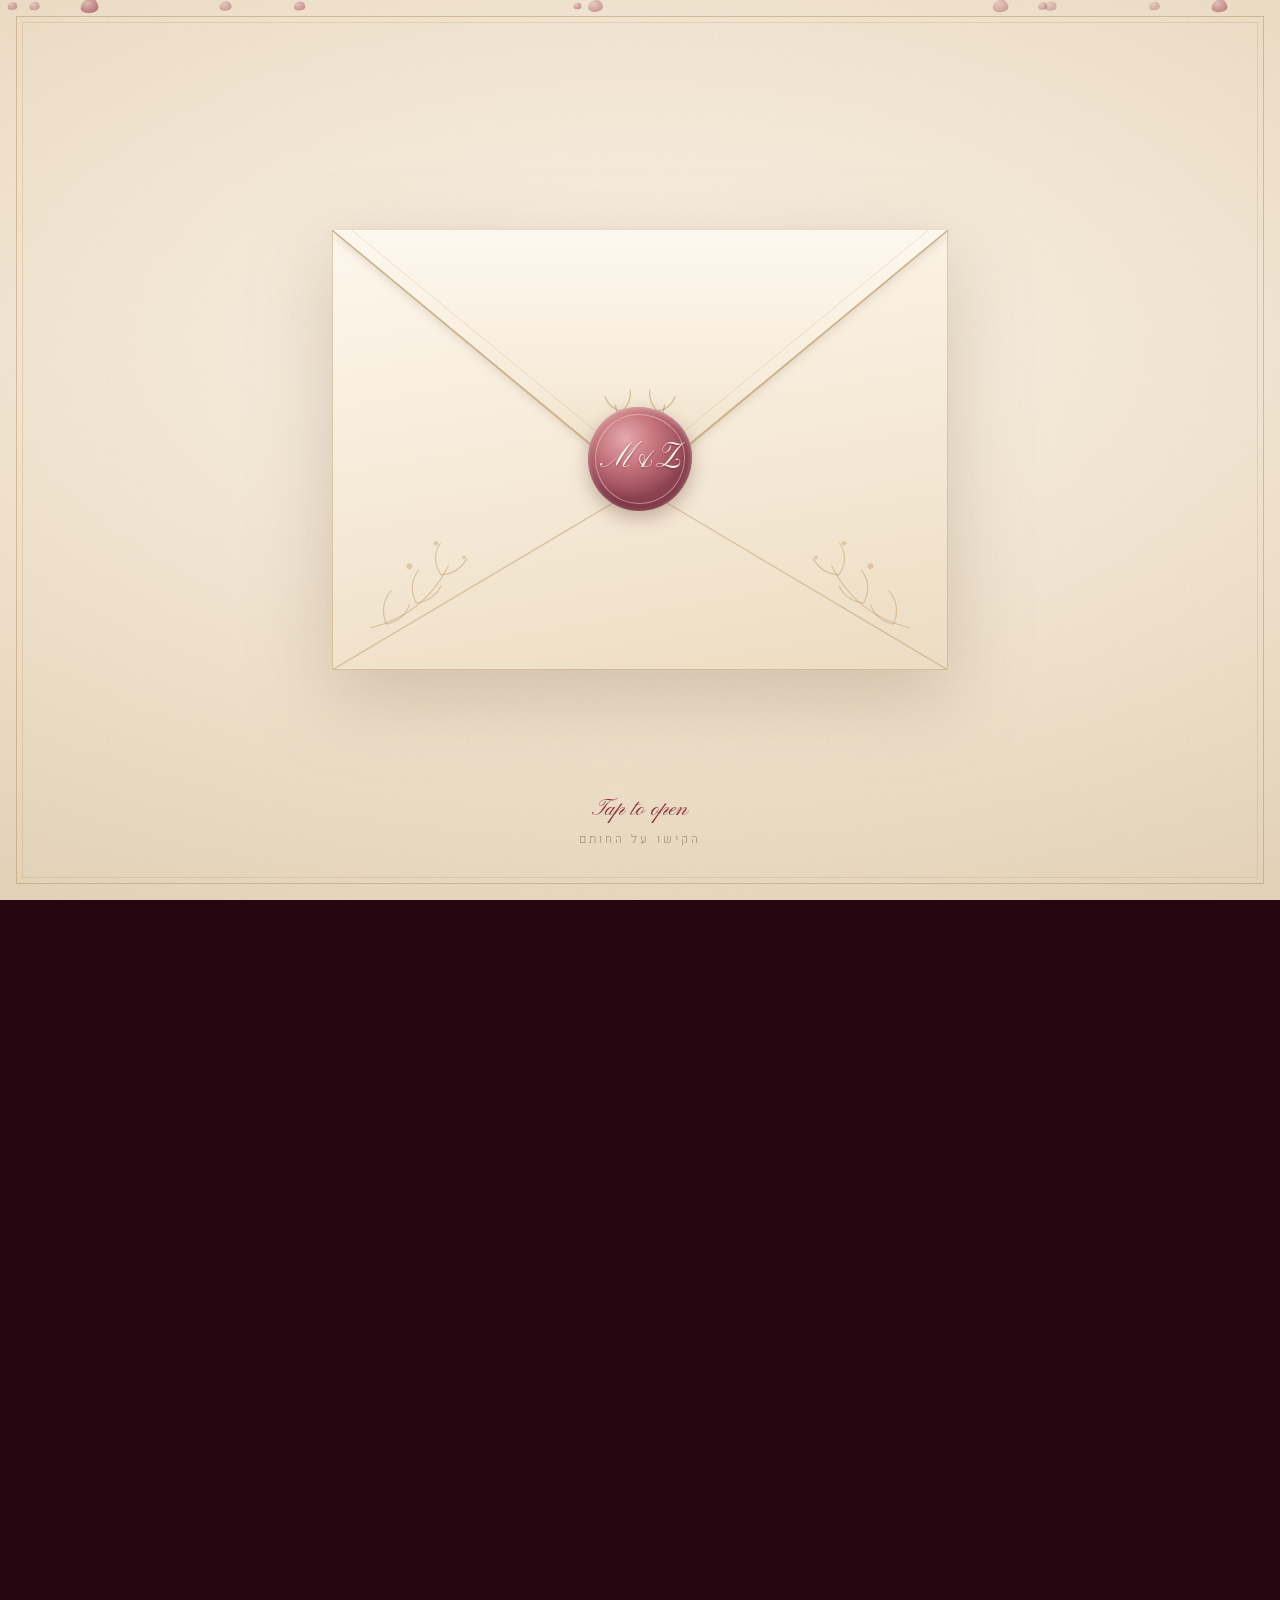
<file: מתן & ספיר.html>
<!doctype html><html><head><meta charset=utf8><meta name=viewport content="width=device-width,initial-scale=1,viewport-fit=cover"><style>:root{color-scheme:light;box-sizing:border-box;padding-top:env(safe-area-inset-top,0px);padding-bottom:env(safe-area-inset-bottom,0px)}html{scroll-padding-top:env(safe-area-inset-top,0px)}body{margin:0;padding:0;font:14px -apple-system,BlinkMacSystemFont,sans-serif;background:#fff;color:#000}img{max-width:100%}[hidden]:not([hidden=until-found i]){display:none!important}</style></head><body>
<title>מתן &amp; ספיר</title>
<link rel="preconnect" href="https://fonts.googleapis.com" />
<link rel="preconnect" href="https://fonts.gstatic.com" crossorigin />
<link
      href="https://fonts.googleapis.com/css2?family=Cormorant+Garamond:ital,wght@0,300;0,400;0,500;1,300&family=Frank+Ruhl+Libre:wght@300;400;500;700&family=Heebo:wght@200;300;400;500&family=Pinyon+Script&display=swap"
      rel="stylesheet"
    />
<style>
      /* ============================================================
         לוח צבעים אחד לכל האתר. שינוי כאן משנה את כל הגוונים.
         ============================================================ */
      :root {
        /* המעטפה */
        --env: #3b0a14;
        --env-deep: #250611;
        --rose-gold: #e3b7a4;

        /* ההזמנה — שנהב חם, אבן וזהב עתיק */
        --rose-bg: #efe3d2;
        --rose-pale: #fbf3e8;
        --cream: #fffaf1;
        --stone: #d7c3a6;
        --stone-deep: #c0a685;
        --wine: #6b1120;
        --wine-soft: #8a2a37;
        --gold: #b08a56;
        --sage: #93a284;
        --ink: #5c4634;
        --ink-soft: #8d7560;
        --petal-dark: #7a2231;

        --script: "Pinyon Script";
        --serif-he: "Frank Ruhl Libre", Georgia, serif;
        --serif-en: "Cormorant Garamond", Georgia, serif;
        --sans-he: "Heebo", system-ui, sans-serif;

        /* רוחב "דף" קבוע — ההזמנה נראית כמו כרטיס גם במסך רחב */
        --page: 460px;
      }

      * {
        box-sizing: border-box;
        -webkit-tap-highlight-color: transparent;
      }

      html,
      body {
        margin: 0;
        padding: 0;
        background: var(--env-deep);
        font-family: var(--sans-he);
        color: var(--ink);
        overscroll-behavior-y: none;
      }

      body.locked {
        /* בזמן שהמעטפה סגורה אין גלילה */
        height: 100dvh;
        overflow: hidden;
      }

      /* ============================================================
         שלב 1 — המעטפה
         נייר שנהב, חותם שעווה ורוד וזהב, ועלי כותרת נושרים.
         אותו עולם של הציור שבהזמנה, לא מעטפה כהה וגרפית.
         ============================================================ */
      .stage {
        position: fixed;
        inset: 0;
        z-index: 50;
        display: grid;
        place-items: center;
        perspective: 1500px;
        transition: opacity 0.7s ease, visibility 0.7s;
      }

      .backdrop {
        position: absolute;
        inset: 0;
        background:
          radial-gradient(118% 86% at 50% 38%, #fdf6ea 0%, #f1e2cc 52%, #e0cdb0 100%);
        transition: opacity 0.9s ease;
      }

      /* מרקם נייר על כל המסך */
      .backdrop::after {
        content: "";
        position: absolute;
        inset: 0;
        opacity: 0.32;
        mix-blend-mode: multiply;
        background-image: url("data:image/svg+xml,%3Csvg xmlns='http://www.w3.org/2000/svg' width='180' height='180'%3E%3Cfilter id='s'%3E%3CfeTurbulence type='fractalNoise' baseFrequency='.75' numOctaves='4'/%3E%3CfeColorMatrix type='saturate' values='0'/%3E%3C/filter%3E%3Crect width='180' height='180' filter='url(%23s)' opacity='.35'/%3E%3C/svg%3E");
        background-size: 180px 180px;
      }

      /* מסגרת זהב דקה בשולי המסך, כמו על כרטיס מודפס */
      .stage-frame {
        position: absolute;
        inset: calc(16px + env(safe-area-inset-top)) 16px calc(16px + env(safe-area-inset-bottom));
        border: 1px solid rgba(176, 138, 86, 0.45);
        pointer-events: none;
        transition: opacity 0.6s ease;
      }

      .stage-frame::before {
        content: "";
        position: absolute;
        inset: 5px;
        border: 1px solid rgba(176, 138, 86, 0.22);
      }

      .envelope {
        position: relative;
        height: min(62dvh, 440px);
        aspect-ratio: 7 / 5;
        width: auto;
        max-width: 82vw;
        transform-style: preserve-3d;
        filter: drop-shadow(0 26px 40px rgba(120, 90, 60, 0.26));
        transition: transform 1.1s cubic-bezier(0.3, 0, 0.2, 1), opacity 0.5s ease;
      }

      /* גוף המעטפה */
      .env-body {
        position: absolute;
        inset: 0;
        border-radius: 3px;
        background:
          linear-gradient(170deg, #fdf7ec 0%, #f6ebd9 48%, #eddcc3 100%);
        box-shadow: inset 0 0 0 1px rgba(176, 138, 86, 0.4);
        overflow: hidden;
      }

      /* קווי הזהב של הדשים התחתונים */
      .env-lines {
        position: absolute;
        inset: 0;
        z-index: 2;
      }

      /* הדש העליון, מחובר בקצה העליון */
      .flap {
        position: absolute;
        left: 0;
        right: 0;
        top: 0;
        height: 58%;
        transform-origin: 50% 0;
        transform: rotateX(0deg);
        transition: transform 1.15s cubic-bezier(0.55, 0, 0.25, 1);
        z-index: 4;
      }

      .flap svg {
        display: block;
        width: 100%;
        height: 100%;
        filter: drop-shadow(0 3px 5px rgba(120, 90, 60, 0.18));
      }

      .stage.opening .flap {
        transform: rotateX(-172deg);
      }

      /* האור הרך שעולה מתוך המעטפה */
      .glow {
        position: absolute;
        left: 50%;
        top: 46%;
        width: 150%;
        aspect-ratio: 1;
        z-index: 3;
        transform: translate(-50%, -50%) scale(0.2);
        opacity: 0;
        pointer-events: none;
        background: radial-gradient(
          circle,
          rgba(255, 250, 240, 0.95) 0%,
          rgba(249, 230, 199, 0.8) 26%,
          rgba(226, 190, 140, 0.35) 48%,
          rgba(226, 190, 140, 0) 70%
        );
        transition:
          opacity 0.7s ease 0.35s,
          transform 1.2s cubic-bezier(0.25, 0.8, 0.3, 1) 0.35s;
      }

      .stage.opening .glow {
        opacity: 1;
        transform: translate(-50%, -50%) scale(1.25);
      }

      /* חותם השעווה */
      .seal {
        position: absolute;
        top: 52%;
        left: 50%;
        z-index: 9;
        width: 104px;
        height: 104px;
        margin: -52px 0 0 -52px;
        padding: 0;
        border: 0;
        cursor: pointer;
        background: transparent;
        transition: transform 0.75s cubic-bezier(0.3, 0, 0.2, 1), opacity 0.5s ease;
        animation: sealBreathe 3.4s ease-in-out infinite;
      }

      .seal-face {
        position: absolute;
        inset: 0;
        border-radius: 48% 52% 51% 49% / 50% 48% 52% 50%;
        background:
          radial-gradient(62% 58% at 36% 30%, #e3a9ad 0%, #c8777f 44%, #a95965 78%, #8e4453 100%);
        box-shadow:
          inset 0 2px 6px rgba(255, 225, 220, 0.6),
          inset 0 -5px 12px rgba(90, 30, 45, 0.5),
          0 7px 18px rgba(110, 60, 55, 0.35);
        display: grid;
        place-items: center;
      }

      .seal-face::before {
        content: "";
        position: absolute;
        inset: 7px;
        border-radius: inherit;
        border: 1px solid rgba(255, 228, 220, 0.45);
      }

      .seal-letters {
        font-family: var(--script), cursive;
        font-size: 34px;
        line-height: 1;
        color: #fdf2ea;
        text-shadow: 0 1px 2px rgba(90, 30, 45, 0.5);
      }

      @keyframes sealBreathe {
        0%,
        100% {
          filter: drop-shadow(0 0 5px rgba(200, 119, 127, 0.25));
          transform: scale(1);
        }
        50% {
          filter: drop-shadow(0 0 16px rgba(200, 119, 127, 0.5));
          transform: scale(1.035);
        }
      }

      /* בלחיצה החותם נשבר: נלחץ פנימה, מסתובב קלות ונמוג */
      .stage.opening .seal {
        animation: none;
        transform: scale(1.5) rotate(9deg);
        opacity: 0;
      }

      /* עלי כותרת שמרחפים על מסך הפתיחה */
      .stage-petals {
        position: absolute;
        inset: 0;
        z-index: 8;
        overflow: hidden;
        pointer-events: none;
      }

      .stage-petals i {
        position: absolute;
        display: block;
        width: 15px;
        height: 12px;
        border-radius: 60% 40% 55% 45% / 65% 60% 40% 35%;
        background: radial-gradient(70% 70% at 34% 30%, #d9a5a8, #9c4350);
        opacity: 0.55;
        animation: drift linear infinite;
      }

      @keyframes drift {
        0% {
          transform: translate3d(0, -12vh, 0) rotate(0deg);
        }
        100% {
          transform: translate3d(var(--dx, 30px), 112vh, 0) rotate(420deg);
        }
      }

      /* ברגע הפתיחה העלים נסחפים החוצה */
      .stage.opening .stage-petals i {
        animation-duration: 2.6s !important;
        animation-delay: 0s !important;
      }

      .hint {
        position: absolute;
        bottom: calc(52px + env(safe-area-inset-bottom));
        left: 0;
        right: 0;
        text-align: center;
        margin: 0;
        font-family: var(--script), cursive;
        font-size: 23px;
        color: var(--wine-soft);
        animation: hintFade 3s ease-in-out infinite;
      }

      .hint small {
        display: block;
        font-family: var(--sans-he);
        font-weight: 200;
        font-size: 12px;
        letter-spacing: 0.26em;
        color: var(--ink-soft);
        margin-top: 6px;
      }

      @keyframes hintFade {
        0%,
        100% {
          opacity: 0.5;
        }
        50% {
          opacity: 1;
        }
      }

      /* שלב ההצפה: המעטפה עולה ונמוגה, הרקע מתפוגג, ההזמנה נחשפת */
      .stage.opening .hint,
      .stage.opening .stage-frame {
        animation: none;
        opacity: 0;
        transition: opacity 0.5s ease;
      }

      .stage.flooding .envelope {
        transform: translateY(-14%) scale(1.35);
        opacity: 0;
      }

      .stage.flooding .backdrop {
        opacity: 0;
        transition: opacity 0.7s ease;
      }

      .stage.gone {
        opacity: 0;
        visibility: hidden;
        pointer-events: none;
      }

      /* ============================================================
         שלב 2 — ההזמנה
         עיצוב: קשת מאוירת, רקע ורוד-עתיק, כתב יד לטיני לצד עברית
         ============================================================ */
      .invite {
        position: relative;
        opacity: 0;
        transition: opacity 1.1s ease 0.25s;
        background:
          radial-gradient(120% 60% at 50% 0%, #fdf6ec 0%, rgba(253, 246, 236, 0) 55%),
          linear-gradient(180deg, #faf0e2 0%, var(--rose-bg) 42%, #e6d7c1 100%);
        min-height: 100dvh;
      }

      .invite.visible {
        opacity: 1;
      }

      /* נייר צבעי מים על כל הדף — מה שמחבר את הקטעים לציור שבכותרת */
      .invite::before {
        content: "";
        position: fixed;
        inset: 0;
        z-index: 0;
        pointer-events: none;
        opacity: 0.3;
        mix-blend-mode: multiply;
        background-image: url("data:image/svg+xml,%3Csvg xmlns='http://www.w3.org/2000/svg' width='180' height='180'%3E%3Cfilter id='p'%3E%3CfeTurbulence type='fractalNoise' baseFrequency='.7' numOctaves='4'/%3E%3CfeColorMatrix type='saturate' values='0'/%3E%3C/filter%3E%3Crect width='180' height='180' filter='url(%23p)' opacity='.35'/%3E%3C/svg%3E");
        background-size: 180px 180px;
      }

      .sheet {
        max-width: var(--page);
        margin: 0 auto;
        padding: 0 22px calc(44px + env(safe-area-inset-bottom));
      }

      /* עלי כותרת שנושרים ברקע */
      .petal-rain {
        position: fixed;
        inset: 0;
        z-index: 1;
        overflow: hidden;
        pointer-events: none;
      }

      .fall {
        position: absolute;
        top: -8vh;
        width: 12px;
        height: 10px;
        border-radius: 60% 40% 55% 45% / 65% 60% 40% 35%;
        background: radial-gradient(70% 70% at 35% 30%, #c08089, var(--petal-dark));
        opacity: 0.5;
        animation-name: fall;
        animation-timing-function: linear;
        animation-iteration-count: infinite;
      }

      @keyframes fall {
        0% {
          transform: translate3d(0, -10vh, 0) rotate(0deg);
        }
        100% {
          transform: translate3d(var(--drift, 40px), 112vh, 0) rotate(540deg);
        }
      }

      .content {
        position: relative;
        z-index: 2;
      }

      /* ---------- הקשת ---------- */
      .arch {
        position: relative;
        margin: 0 -22px;
        min-height: 92dvh;
        display: grid;
        align-items: start;
        justify-items: center;
        padding: calc(26px + env(safe-area-inset-top)) 26px 26px;
        overflow: hidden;
      }

      /* תמונת הרקע של הקשת. כשיש קובץ איור הוא נכנס כאן ומכסה
         את הציור הווקטורי שמתחתיו. */
      .arch-photo {
        position: absolute;
        inset: 0;
        background-image: url("[data-uri]");
        background-size: cover;
        background-position: center top;
        opacity: 1;
      }

      .arch-art {
        position: absolute;
        inset: 0;
        width: 100%;
        height: 100%;
      }

      /* מרקם נייר עדין וצללית בפינות — מה שמבדיל ציור מגרפיקה שטוחה */
      .arch::before {
        content: "";
        position: absolute;
        inset: 0;
        z-index: 1;
        pointer-events: none;
        opacity: 0.26;
        background-image:
          radial-gradient(130% 100% at 50% 42%, rgba(255, 250, 240, 0) 58%, rgba(120, 92, 62, 0.14) 100%),
          url("data:image/svg+xml,%3Csvg xmlns='http://www.w3.org/2000/svg' width='160' height='160'%3E%3Cfilter id='n'%3E%3CfeTurbulence type='fractalNoise' baseFrequency='.85' numOctaves='3'/%3E%3CfeColorMatrix type='saturate' values='0'/%3E%3C/filter%3E%3Crect width='160' height='160' filter='url(%23n)' opacity='.3'/%3E%3C/svg%3E");
        background-size: cover, 160px 160px;
        mix-blend-mode: multiply;
      }

      /* בלי המעבר הזה האיור נגמר בקו חד מול רקע הדף */
      .arch::after {
        content: "";
        position: absolute;
        left: 0;
        right: 0;
        bottom: 0;
        height: 11%;
        background: linear-gradient(180deg, rgba(239, 227, 210, 0), var(--rose-bg));
        pointer-events: none;
        z-index: 1;
      }

      .arch-inner {
        position: relative;
        z-index: 2;
        text-align: center;
        padding: 0 8%;
        /* האזור הפנוי בציור נמצא מעל הברבורים, לא במרכז המסך */
        margin-top: clamp(48px, 15vh, 150px);
        /* הילה רכה, שהכתב יישאר קריא גם על הערפל שבציור */
        background: radial-gradient(
          62% 54% at 50% 46%,
          rgba(253, 247, 237, 0.72) 0%,
          rgba(253, 247, 237, 0.45) 55%,
          rgba(253, 247, 237, 0) 80%
        );
      }

      .script {
        font-family: var(--script), var(--serif-en), cursive;
        font-weight: 400;
        color: var(--wine-soft);
      }

      .arch-eyebrow {
        font-family: var(--script), cursive;
        font-size: clamp(26px, 7.4vw, 34px);
        line-height: 1;
        color: var(--wine-soft);
        margin: 0;
      }

      .arch-date {
        font-family: var(--serif-en), serif;
        font-variant-numeric: lining-nums;
        font-size: clamp(16px, 4.4vw, 19px);
        letter-spacing: 0.14em;
        color: var(--ink);
        margin: 10px 0 0;
      }

      .arch-names {
        font-family: var(--serif-he);
        font-weight: 300;
        font-size: clamp(42px, 13vw, 62px);
        line-height: 1.12;
        color: var(--wine);
        margin: 22px 0 0;
        text-wrap: balance;
      }

      .arch-amp {
        display: block;
        font-family: var(--serif-en), serif;
        font-style: italic;
        font-weight: 400;
        font-size: 0.62em;
        line-height: 1.35;
        color: var(--gold);
      }

      .arch-scroll {
        margin: 30px 0 0;
        font-family: var(--script), cursive;
        font-size: 21px;
        color: var(--wine-soft);
      }

      .arch-chevron {
        display: block;
        width: 22px;
        height: 22px;
        margin: 2px auto 0;
        color: var(--gold);
        animation: nudge 2.4s ease-in-out infinite;
      }

      @keyframes nudge {
        0%,
        100% {
          transform: translateY(0);
          opacity: 0.6;
        }
        50% {
          transform: translateY(5px);
          opacity: 1;
        }
      }

      /* ---------- כותרות קטע ---------- */
      .block {
        margin: 0 0 46px;
      }

      .block-head {
        display: flex;
        align-items: center;
        justify-content: center;
        gap: 12px;
        margin: 0 0 18px;
      }

      .block-head .block-title {
        max-width: 68vw;
      }

      .block-head svg {
        width: 42px;
        height: 14px;
        color: var(--sage);
        flex: none;
      }

      .block-head .flip {
        transform: scaleX(-1);
      }

      .block-title {
        font-family: var(--script), cursive;
        font-weight: 400;
        font-size: clamp(24px, 6.4vw, 30px);
        line-height: 1.2;
        text-align: center;
        color: var(--wine);
        margin: 0;
      }

      .block-title.long {
        font-size: clamp(20px, 5.4vw, 26px);
      }

      .block-title.he {
        font-family: var(--serif-he);
        font-weight: 400;
        font-size: clamp(22px, 6vw, 26px);
      }

      .block-sub {
        text-align: center;
        font-size: 13.5px;
        font-weight: 300;
        color: var(--ink-soft);
        margin: -8px 0 20px;
      }

      /* ---------- ספירה לאחור ---------- */
      .countdown {
        display: flex;
        align-items: flex-start;
        justify-content: center;
        gap: 4px;
        margin: 0 0 12px;
        direction: ltr;
      }

      .cd-cell {
        min-width: 62px;
        text-align: center;
      }

      .cd-num {
        font-family: var(--serif-en), serif;
        font-weight: 400;
        font-size: clamp(38px, 11vw, 50px);
        line-height: 1;
        color: var(--wine);
        font-variant-numeric: lining-nums tabular-nums;
      }

      .cd-sep {
        font-family: var(--serif-en), serif;
        font-size: clamp(30px, 9vw, 40px);
        line-height: 1.1;
        color: var(--gold);
        opacity: 0.7;
      }

      .cd-lbl {
        font-family: var(--serif-en), serif;
        font-size: 11.5px;
        letter-spacing: 0.22em;
        text-transform: uppercase;
        color: var(--ink-soft);
        margin-top: 8px;
      }

      /* ---------- סדר האירועים ---------- */
      .timeline {
        position: relative;
        list-style: none;
        margin: 0;
        padding: 6px 0;
      }

      /* הקו האנכי שעליו יושבות הנקודות */
      .timeline::before {
        content: "";
        position: absolute;
        top: 0;
        bottom: 0;
        left: 50%;
        width: 1px;
        transform: translateX(-50%);
        background: linear-gradient(
          180deg,
          transparent,
          rgba(138, 42, 55, 0.4) 12%,
          rgba(138, 42, 55, 0.4) 88%,
          transparent
        );
      }

      .timeline li {
        position: relative;
        display: grid;
        grid-template-columns: 1fr 34px 1fr;
        align-items: center;
        gap: 6px;
        padding: 13px 0;
      }

      .tl-time {
        font-family: var(--serif-en), serif;
        font-size: clamp(21px, 5.6vw, 25px);
        color: var(--wine);
        text-align: left;
        font-variant-numeric: lining-nums tabular-nums;
        direction: ltr;
      }

      .tl-what {
        font-family: var(--serif-he);
        font-weight: 400;
        font-size: 16px;
        color: var(--ink);
        text-align: right;
      }

      .tl-note {
        display: block;
        font-family: var(--sans-he);
        font-size: 12px;
        font-weight: 300;
        color: var(--ink-soft);
        margin-top: 3px;
      }

      .tl-mark {
        position: relative;
        z-index: 2;
        display: grid;
        place-items: center;
        height: 34px;
      }

      .tl-dot {
        width: 7px;
        height: 7px;
        border-radius: 50%;
        background: var(--wine-soft);
        box-shadow: 0 0 0 4px var(--rose-bg);
      }

      /* ורד אמיתי על הנקודה הראשונה, כמו בהזמנה המקורית */
      .tl-rose {
        width: 34px;
        height: 34px;
        filter: drop-shadow(0 3px 5px rgba(90, 10, 25, 0.3));
      }

      /* ---------- כרטיס ---------- */
      .card {
        background: rgba(255, 250, 241, 0.75);
        border: 1px solid rgba(176, 138, 86, 0.32);
        border-radius: 2px;
        padding: 22px 18px;
        box-shadow: 0 10px 30px rgba(92, 70, 52, 0.08);
      }

      .card-frame {
        position: relative;
      }

      /* מסגרת זהב כפולה, כמו על כרטיס מודפס */
      .card-frame::after {
        content: "";
        position: absolute;
        inset: 5px;
        border: 1px solid rgba(176, 138, 86, 0.38);
        pointer-events: none;
      }

      /* ---------- המקום ---------- */
      .venue-name {
        font-family: var(--serif-he);
        font-weight: 400;
        font-size: 21px;
        color: var(--wine);
        text-align: center;
        margin: 0;
      }

      .venue-addr {
        text-align: center;
        font-size: 13.5px;
        font-weight: 300;
        color: var(--ink-soft);
        margin: 8px 0 0;
      }

      .venue-art {
        position: relative;
        width: 100%;
        aspect-ratio: 3 / 2;
        margin: 18px 0 6px;
      }

      .venue-photo {
        position: absolute;
        inset: 0;
        background-size: cover;
        background-position: center;
        opacity: 0;
        transition: opacity 0.6s ease;
      }

      .venue-photo.on {
        opacity: 1;
      }

      .venue-art svg {
        width: 100%;
        height: 100%;
        display: block;
      }

      .map {
        position: relative;
        aspect-ratio: 16 / 11;
        margin: 14px 0 4px;
        overflow: hidden;
        border: 1px solid rgba(176, 138, 86, 0.32);
        background: rgba(255, 250, 241, 0.65);
      }

      .map-fallback {
        position: absolute;
        inset: 0;
        z-index: 0;
        display: grid;
        place-content: center;
        gap: 8px;
        justify-items: center;
        text-decoration: none;
        text-align: center;
        background: linear-gradient(160deg, #fdf6ec, #ead9c2);
      }

      .map-fallback svg {
        width: 26px;
        height: 26px;
        color: var(--wine-soft);
      }

      .map-fallback b {
        font-family: var(--serif-he);
        font-weight: 400;
        font-size: 16px;
        color: var(--wine);
      }

      .map-fallback span {
        font-size: 12.5px;
        font-weight: 300;
        color: var(--ink-soft);
      }

      .map iframe {
        position: relative;
        z-index: 1;
        width: 100%;
        height: 100%;
        border: 0;
        display: block;
        filter: sepia(0.28) saturate(0.8) hue-rotate(-8deg) contrast(0.95) brightness(1.03);
      }

      /* ---------- כפתורים ---------- */
      .btns {
        display: grid;
        gap: 10px;
        margin-top: 16px;
      }

      .btn {
        display: flex;
        align-items: center;
        justify-content: center;
        gap: 8px;
        text-decoration: none;
        font-family: var(--sans-he);
        font-size: 15px;
        font-weight: 400;
        padding: 14px 16px;
        border-radius: 2px;
        border: 1px solid rgba(107, 17, 32, 0.35);
        color: var(--wine);
        background: rgba(255, 250, 241, 0.88);
        cursor: pointer;
        transition: transform 0.15s ease, background 0.2s ease;
      }

      .btn:active {
        transform: scale(0.98);
      }

      .btn-primary {
        background: linear-gradient(180deg, #86222f, #5f101c);
        border-color: transparent;
        color: #fffaf1;
        box-shadow: 0 8px 20px rgba(107, 17, 32, 0.24);
      }

      .btn svg {
        width: 18px;
        height: 18px;
        flex: none;
      }

      .btn-sub {
        display: block;
        font-size: 11.5px;
        font-weight: 300;
        opacity: 0.85;
      }

      /* ---------- טפסים ---------- */
      .field {
        margin-bottom: 14px;
      }

      .field label {
        display: block;
        font-size: 13px;
        font-weight: 300;
        color: var(--ink-soft);
        margin-bottom: 7px;
      }

      .field input,
      .field select,
      .field textarea {
        width: 100%;
        font-family: var(--sans-he);
        font-size: 16px;
        font-weight: 300;
        color: var(--ink);
        background: rgba(255, 255, 255, 0.8);
        border: 1px solid rgba(140, 110, 80, 0.3);
        border-radius: 2px;
        padding: 12px 14px;
        -webkit-appearance: none;
        appearance: none;
      }

      .field select {
        background-image: url("data:image/svg+xml,%3Csvg xmlns='http://www.w3.org/2000/svg' width='12' height='8' viewBox='0 0 12 8'%3E%3Cpath d='M1 1l5 5 5-5' fill='none' stroke='%238a6b70' stroke-width='1.6' stroke-linecap='round'/%3E%3C/svg%3E");
        background-repeat: no-repeat;
        background-position: left 16px center;
        padding-left: 40px;
      }

      .field textarea {
        resize: vertical;
        min-height: 72px;
      }

      .field input:focus,
      .field select:focus,
      .field textarea:focus {
        outline: 2px solid rgba(140, 110, 80, 0.4);
        outline-offset: 1px;
      }

      .choice {
        display: grid;
        grid-template-columns: 1fr 1fr;
        gap: 10px;
        margin-bottom: 14px;
      }

      .choice input {
        position: absolute;
        opacity: 0;
        pointer-events: none;
      }

      .choice label {
        display: block;
        text-align: center;
        font-size: 14px;
        font-weight: 300;
        padding: 12px 8px;
        border-radius: 2px;
        border: 1px solid rgba(140, 110, 80, 0.3);
        background: rgba(255, 255, 255, 0.7);
        color: var(--ink-soft);
        cursor: pointer;
        margin: 0;
      }

      .choice input:checked + label {
        background: linear-gradient(180deg, #86222f, #5f101c);
        border-color: transparent;
        color: #fffaf1;
      }

      /* ---------- מתנה ---------- */
      .gift-note {
        font-size: 13.5px;
        font-weight: 300;
        line-height: 1.8;
        color: var(--ink-soft);
        text-align: center;
        margin: 0 0 14px;
      }

      .gift-sep {
        display: flex;
        align-items: center;
        gap: 12px;
        margin: 18px 0 2px;
        font-size: 11.5px;
        font-weight: 300;
        letter-spacing: 0.12em;
        color: var(--ink-soft);
      }

      .gift-sep::before,
      .gift-sep::after {
        content: "";
        flex: 1;
        height: 1px;
        background: rgba(140, 110, 80, 0.26);
      }

      .bank {
        margin-top: 20px;
        padding-top: 18px;
        border-top: 1px dashed rgba(140, 110, 80, 0.32);
      }

      .bank-title {
        font-family: var(--serif-he);
        font-size: 16px;
        font-weight: 400;
        text-align: center;
        color: var(--wine);
        margin: 0 0 4px;
      }

      .bank-sub {
        text-align: center;
        font-size: 12.5px;
        font-weight: 300;
        color: var(--ink-soft);
        margin: 0 0 14px;
      }

      .bank-rows {
        list-style: none;
        margin: 0 0 14px;
        padding: 0;
      }

      .bank-rows li {
        display: flex;
        align-items: center;
        gap: 10px;
        padding: 11px 2px;
        border-bottom: 1px dashed rgba(140, 110, 80, 0.24);
      }

      .bank-rows li:last-child {
        border-bottom: 0;
      }

      .bank .btn {
        width: 100%;
      }

      .bank-rows .k {
        font-size: 12.5px;
        font-weight: 300;
        color: var(--ink-soft);
        min-width: 74px;
      }

      .bank-rows .v {
        flex: 1;
        font-family: var(--serif-he);
        font-size: 16px;
        color: var(--ink);
        unicode-bidi: plaintext;
      }

      .copy {
        flex: none;
        width: 34px;
        height: 34px;
        display: grid;
        place-items: center;
        padding: 0;
        border-radius: 2px;
        border: 1px solid rgba(107, 17, 32, 0.24);
        background: rgba(255, 255, 255, 0.7);
        color: var(--wine-soft);
        cursor: pointer;
        transition: background 0.2s ease, color 0.2s ease;
      }

      .copy svg {
        width: 15px;
        height: 15px;
      }

      .copy.done {
        background: var(--wine);
        border-color: transparent;
        color: #fffaf1;
      }

      /* ---------- סיום ---------- */
      .footer {
        position: relative;
        text-align: center;
        padding: 6px 0 0;
      }

      .footer-band {
        width: calc(100% + 44px);
        margin: 26px -22px -18px;
        aspect-ratio: 900 / 403;
        background: url("[data-uri]") center bottom / cover no-repeat;
        -webkit-mask-image: linear-gradient(180deg, transparent 0%, #000 42%);
        mask-image: linear-gradient(180deg, transparent 0%, #000 42%);
      }

      .footer .sig {
        font-family: var(--script), cursive;
        font-size: 27px;
        color: var(--wine);
        margin: 0 0 8px;
      }

      .footer .small {
        font-size: 12px;
        font-weight: 200;
        letter-spacing: 0.1em;
        color: var(--ink-soft);
        margin: 0;
      }

      /* כיבוד העדפת מערכת להפחתת תנועה */
      @media (prefers-reduced-motion: reduce) {
        *,
        *::before,
        *::after {
          animation-duration: 0.01ms !important;
          animation-iteration-count: 1 !important;
          transition-duration: 0.01ms !important;
        }
        .petal-rain {
          display: none;
        }
      }
    </style>
<!-- ============ שלב 1: המעטפה ============ -->
    <div class="stage" id="stage">
      <div class="backdrop" aria-hidden="true"></div>
      <div class="stage-frame" aria-hidden="true"></div>

      <div class="envelope" id="envelope">
        <div class="env-body" aria-hidden="true">
          <svg viewBox="0 0 700 500" preserveAspectRatio="none" width="100%" height="100%">
            <g fill="none" stroke="#b08a56" stroke-linecap="round">
              <!-- קווי הדשים התחתונים -->
              <path d="M0 500 L350 292 L700 500" stroke-opacity=".4" stroke-width="1.6" />
              <path d="M0 0 L350 292 M700 0 L350 292" stroke-opacity=".22" stroke-width="1.2" />

              <!-- ענפי זהב דקים בפינות -->
              <g stroke-opacity=".38" stroke-width="1.4">
                <path d="M44 452c40-10 70-34 88-70" />
                <path d="M62 448c-6-14-4-27 5-38M62 448c13-3 22-11 26-22" />
                <path d="M96 424c-7-13-6-26 2-37M96 424c13-2 23-9 28-20" />
                <path d="M124 392c-8-12-8-25-1-36M124 392c13-1 23-8 29-18" />
                <path d="M656 452c-40-10-70-34-88-70" />
                <path d="M638 448c6-14 4-27-5-38M638 448c-13-3-22-11-26-22" />
                <path d="M604 424c7-13 6-26-2-37M604 424c-13-2-23-9-28-20" />
                <path d="M576 392c8-12 8-25 1-36M576 392c-13-1-23-8-29-18" />
              </g>
            </g>
            <g fill="#c9a97a" fill-opacity=".5">
              <circle cx="88" cy="382" r="3.4" /><circle cx="118" cy="356" r="2.6" />
              <circle cx="150" cy="372" r="2.2" /><circle cx="612" cy="382" r="3.4" />
              <circle cx="582" cy="356" r="2.6" /><circle cx="550" cy="372" r="2.2" />
            </g>
          </svg>
        </div>

        <div class="glow" aria-hidden="true"></div>

        <div class="flap" aria-hidden="true">
          <svg viewBox="0 0 700 290" preserveAspectRatio="none">
            <defs>
              <linearGradient id="flapG" x1="0" y1="0" x2="0" y2="1">
                <stop offset="0" stop-color="#fdf8ef" />
                <stop offset="0.6" stop-color="#f7ecda" />
                <stop offset="1" stop-color="#eadcc2" />
              </linearGradient>
            </defs>
            <path d="M0 0 L700 0 L350 290 Z" fill="url(#flapG)" />
            <path
              d="M0 0 L350 290 L700 0"
              fill="none"
              stroke="#b08a56"
              stroke-opacity=".55"
              stroke-width="1.8"
            />
            <path
              d="M22 0 L350 270 L678 0"
              fill="none"
              stroke="#b08a56"
              stroke-opacity=".25"
              stroke-width="1"
            />
            <!-- זר זהב קטן בקודקוד הדש -->
            <g fill="none" stroke="#b08a56" stroke-opacity=".45" stroke-width="1.5" stroke-linecap="round">
              <path d="M350 232c-16-6-26-18-28-33M350 232c16-6 26-18 28-33" />
              <path d="M330 206c-10-2-17-8-20-17M330 206c7-7 10-15 9-24" />
              <path d="M370 206c10-2 17-8 20-17M370 206c-7-7-10-15-9-24" />
            </g>
            <circle cx="350" cy="236" r="4" fill="#c9a97a" fill-opacity=".55" />
          </svg>
        </div>

        <button class="seal" id="seal" aria-label="פתיחת ההזמנה">
          <span class="seal-face"><span class="seal-letters" id="sealLetters">M&amp;Z</span></span>
        </button>
      </div>

      <div class="stage-petals" id="stagePetals" aria-hidden="true"></div>

      <p class="hint">
        Tap to open
        <small>הקישו על החותם</small>
      </p>
    </div>

    <main class="invite" id="invite" aria-hidden="true">
      <div class="petal-rain" id="petalRain" aria-hidden="true"></div>

      <div class="sheet content">
        <!-- ---------- הקשת ---------- -->
        <header class="arch">
          <div class="arch-art" id="archArt" aria-hidden="true"></div>
          <div class="arch-photo" id="archPhoto" aria-hidden="true"></div>

          <div class="arch-inner">
            <p class="arch-eyebrow">Save the Date</p>
            <p class="arch-date" id="archDate">21.02.2027</p>

            <h1 class="arch-names">
              <span id="nameA">מתן</span><span class="arch-amp">&amp;</span
              ><span id="nameB">ספיר</span>
            </h1>

            <p class="arch-scroll">Scroll down</p>
            <svg class="arch-chevron" viewBox="0 0 24 24" fill="none" stroke="currentColor" stroke-width="1.4" aria-hidden="true">
              <path d="M5 8l7 7 7-7" />
            </svg>
          </div>
        </header>

        <!-- ---------- ספירה לאחור ---------- -->
        <section class="block" aria-label="ספירה לאחור">
          <div class="block-head">
            <svg viewBox="0 0 60 20" fill="none" stroke="currentColor" stroke-width="1.1" aria-hidden="true">
              <path d="M2 10h30M36 10c6-7 14-7 20 0-6 7-14 7-20 0z" />
              <path d="M44 4c-2 4-2 8 0 12" />
            </svg>
            <h2 class="block-title long">The Celebration Begins In</h2>
            <svg class="flip" viewBox="0 0 60 20" fill="none" stroke="currentColor" stroke-width="1.1" aria-hidden="true">
              <path d="M2 10h30M36 10c6-7 14-7 20 0-6 7-14 7-20 0z" />
              <path d="M44 4c-2 4-2 8 0 12" />
            </svg>
          </div>

          <div class="countdown" id="countdown">
            <div class="cd-cell"><div class="cd-num" id="cdD">—</div><div class="cd-lbl">Days</div></div>
            <div class="cd-sep">:</div>
            <div class="cd-cell"><div class="cd-num" id="cdH">—</div><div class="cd-lbl">Hours</div></div>
            <div class="cd-sep">:</div>
            <div class="cd-cell"><div class="cd-num" id="cdM">—</div><div class="cd-lbl">Minutes</div></div>
            <div class="cd-sep">:</div>
            <div class="cd-cell"><div class="cd-num" id="cdS">—</div><div class="cd-lbl">Seconds</div></div>
          </div>
          <p class="block-sub" id="hebDate"></p>
        </section>

        <!-- ---------- סדר האירועים ---------- -->
        <section class="block">
          <div class="block-head">
            <svg viewBox="0 0 60 20" fill="none" stroke="currentColor" stroke-width="1.1" aria-hidden="true">
              <path d="M2 10h30M36 10c6-7 14-7 20 0-6 7-14 7-20 0z" />
              <path d="M44 4c-2 4-2 8 0 12" />
            </svg>
            <h2 class="block-title">Schedule of Events</h2>
            <svg class="flip" viewBox="0 0 60 20" fill="none" stroke="currentColor" stroke-width="1.1" aria-hidden="true">
              <path d="M2 10h30M36 10c6-7 14-7 20 0-6 7-14 7-20 0z" />
              <path d="M44 4c-2 4-2 8 0 12" />
            </svg>
          </div>
          <ul class="timeline" id="schedule"></ul>
        </section>

        <!-- ---------- המקום ---------- -->
        <section class="block">
          <div class="block-head">
            <svg viewBox="0 0 60 20" fill="none" stroke="currentColor" stroke-width="1.1" aria-hidden="true">
              <path d="M2 10h30M36 10c6-7 14-7 20 0-6 7-14 7-20 0z" />
              <path d="M44 4c-2 4-2 8 0 12" />
            </svg>
            <h2 class="block-title">Location</h2>
            <svg class="flip" viewBox="0 0 60 20" fill="none" stroke="currentColor" stroke-width="1.1" aria-hidden="true">
              <path d="M2 10h30M36 10c6-7 14-7 20 0-6 7-14 7-20 0z" />
              <path d="M44 4c-2 4-2 8 0 12" />
            </svg>
          </div>

          <div class="card card-frame">
            <p class="venue-name" id="venueName">שם האולם</p>
            <p class="venue-addr" id="venueAddress">הכתובת המלאה</p>
            <p class="venue-addr" id="venueNote"></p>

            <div class="venue-art" aria-hidden="true">
              <div class="venue-photo" id="venuePhoto"></div>
              <div id="venueArt"></div>
            </div>

            <div class="map" id="mapWrap" hidden>
              <a class="map-fallback" id="mapFallback" href="#" target="_blank" rel="noopener">
                <svg viewBox="0 0 24 24" fill="none" stroke="currentColor" stroke-width="1.6">
                  <path d="M12 21s7-6.3 7-11a7 7 0 1 0-14 0c0 4.7 7 11 7 11z" />
                  <circle cx="12" cy="10" r="2.6" />
                </svg>
                <b id="mapFallbackName">האולם</b>
                <span>פתיחה במפות</span>
              </a>
              <iframe
                id="mapFrame"
                title="מפת הדרך לאולם"
                loading="lazy"
                referrerpolicy="no-referrer-when-downgrade"
              ></iframe>
            </div>

            <div class="btns">
              <a class="btn" id="wazeLink" href="#" target="_blank" rel="noopener">
                <svg viewBox="0 0 24 24" fill="none" stroke="currentColor" stroke-width="1.6">
                  <path d="M12 21s7-6.3 7-11a7 7 0 1 0-14 0c0 4.7 7 11 7 11z" />
                  <circle cx="12" cy="10" r="2.6" />
                </svg>
                ניווט ב‑Waze
              </a>
              <a class="btn" id="mapsLink" href="#" target="_blank" rel="noopener">
                <svg viewBox="0 0 24 24" fill="none" stroke="currentColor" stroke-width="1.6">
                  <path d="M9 3 3 5.4v15L9 18l6 3 6-2.4v-15L15 6 9 3z" />
                  <path d="M9 3v15M15 6v15" />
                </svg>
                פתיחה ב‑Google Maps
              </a>
              <button class="btn" id="icsBtn" type="button">
                <svg viewBox="0 0 24 24" fill="none" stroke="currentColor" stroke-width="1.6">
                  <rect x="3" y="5" width="18" height="16" rx="2.5" />
                  <path d="M3 10h18M8 3v4M16 3v4" />
                </svg>
                הוספה ליומן
              </button>
            </div>
          </div>
        </section>

        <!-- ---------- אישור הגעה ---------- -->
        <section class="block">
          <div class="block-head">
            <svg viewBox="0 0 60 20" fill="none" stroke="currentColor" stroke-width="1.1" aria-hidden="true">
              <path d="M2 10h30M36 10c6-7 14-7 20 0-6 7-14 7-20 0z" />
              <path d="M44 4c-2 4-2 8 0 12" />
            </svg>
            <h2 class="block-title">RSVP</h2>
            <svg class="flip" viewBox="0 0 60 20" fill="none" stroke="currentColor" stroke-width="1.1" aria-hidden="true">
              <path d="M2 10h30M36 10c6-7 14-7 20 0-6 7-14 7-20 0z" />
              <path d="M44 4c-2 4-2 8 0 12" />
            </svg>
          </div>
          <p class="block-sub" id="rsvpUntil">נשמח לדעת עד שבועיים לפני החתונה</p>

          <div class="card card-frame">
            <form id="rsvpForm" novalidate>
              <div class="field">
                <label for="rsvpName">השם שלכם</label>
                <input id="rsvpName" name="name" type="text" autocomplete="name" placeholder="שם מלא" />
              </div>

              <div class="choice">
                <input type="radio" id="comingYes" name="coming" value="מגיעים" checked />
                <label for="comingYes">מגיעים ❤</label>
                <input type="radio" id="comingNo" name="coming" value="לא נוכל להגיע" />
                <label for="comingNo">לא נוכל</label>
              </div>

              <div class="field" id="guestsField">
                <label for="rsvpGuests">כמה אתם?</label>
                <select id="rsvpGuests" name="guests">
                  <option>1</option>
                  <option selected>2</option>
                  <option>3</option>
                  <option>4</option>
                  <option>5</option>
                  <option>6</option>
                  <option>7+</option>
                </select>
              </div>

              <div class="field">
                <label for="rsvpMsg">משהו שנרצה לדעת? (לא חובה)</label>
                <textarea id="rsvpMsg" name="msg" placeholder="צמחוני, הסעה, ברכה…"></textarea>
              </div>

              <div class="btns">
                <button class="btn btn-primary" type="submit">
                  <svg viewBox="0 0 24 24" fill="currentColor">
                    <path
                      d="M12 2a10 10 0 0 0-8.6 15l-1.3 4.7 4.8-1.3A10 10 0 1 0 12 2zm5.6 14.1c-.2.6-1.2 1.2-1.7 1.2-.4 0-1 .1-3.2-.8-2.7-1.1-4.4-3.9-4.5-4-.1-.2-1-1.4-1-2.6s.6-1.8.9-2.1c.2-.2.5-.3.7-.3h.5c.2 0 .4 0 .6.5l.8 2c.1.2.1.3 0 .5l-.4.5-.3.3c-.1.1-.2.3 0 .5.1.2.6 1 1.3 1.6.9.8 1.6 1 1.8 1.1.2.1.4.1.5-.1l.7-.8c.2-.2.3-.2.5-.1l2 .9c.2.1.4.2.4.3.1.1.1.6-.1 1.2z"
                    />
                  </svg>
                  שליחת אישור בוואטסאפ
                </button>
              </div>
            </form>
          </div>
        </section>

        <!-- ---------- מתנה ---------- -->
        <section class="block" id="giftBlock">
          <div class="block-head">
            <svg viewBox="0 0 60 20" fill="none" stroke="currentColor" stroke-width="1.1" aria-hidden="true">
              <path d="M2 10h30M36 10c6-7 14-7 20 0-6 7-14 7-20 0z" />
              <path d="M44 4c-2 4-2 8 0 12" />
            </svg>
            <h2 class="block-title">Gift</h2>
            <svg class="flip" viewBox="0 0 60 20" fill="none" stroke="currentColor" stroke-width="1.1" aria-hidden="true">
              <path d="M2 10h30M36 10c6-7 14-7 20 0-6 7-14 7-20 0z" />
              <path d="M44 4c-2 4-2 8 0 12" />
            </svg>
          </div>

          <div class="card card-frame">
            <p class="gift-note" id="giftNote"></p>
            <div class="btns" id="giftBtns"></div>

            <div class="bank" id="bankBox" hidden>
              <p class="bank-title">העברה בנקאית</p>
              <p class="bank-sub">הקישו על הסימן כדי להעתיק</p>
              <ul class="bank-rows" id="bankRows"></ul>
              <button class="btn" id="copyAll" type="button">העתקת כל הפרטים</button>
            </div>
          </div>
        </section>

        <footer class="footer">
          <p class="sig" id="sig">With love</p>
          <p class="small" id="sigHe">מחכים לכם</p>
          <div class="footer-band" aria-hidden="true"></div>
        </footer>
      </div>
    </main>

    <script>
      /* ================================================================
         ⬇⬇⬇  כל הפרטים של החתונה נמצאים כאן, ורק כאן.  ⬇⬇⬇
         מחליפים את הערכים בטקסט שלכם — אין צורך לגעת בשום מקום אחר.
         ================================================================ */
      const CONFIG = {
        /* שמות החתן והכלה + האותיות שעל חותם השעווה */
        nameA: "מתן",
        nameB: "ספיר",
        sealLetters: "M&Z",

        /* תאריך ושעת ההתחלה — פורמט ISO עם אזור זמן ישראל (03:00+ בקיץ, 02:00+ בחורף).
           הערך הזה מזין גם את הספירה לאחור וגם את קובץ היומן. */
        /* פברואר הוא שעון חורף בישראל, ולכן 02:00+ ולא 03:00+ */
        dateISO: "2027-02-21T19:00:00+02:00",
        dateText: "21 בפברואר 2027",
        /* התאריך כפי שהוא מופיע מתחת לכותרת הראשית */
        dateNumeric: "21.02.2027",
        dayText: "יום ראשון",
        /* תאריך עברי — לא חובה. מחרוזת ריקה מסתירה את השורה. */
        hebrewDateText: "י״ד באדר א׳ תשפ״ז",

        /* שורת ההזמנה שבתוך הלב */
        inviteLine: "לחגוג איתנו<br />את היום הכי יפה שלנו",

        /* מקום האירוע */
        venue: {
          name: "סיטרוס גן אירועים",
          address: "ספיר 1, אבן יהודה",
          note: "חניה במקום",
          /* קואורדינטות — הדרך הכי מדויקת לניווט, וגם מה שמזין את המפה.
             אם אין, משאירים null והקישורים ייבנו לפי הכתובת שלמעלה. */
          lat: 32.28478,
          lng: 34.8947,
        },

        /* סדר היום. אפשר להוסיף או להוריד שורות בחופשיות. */
        schedule: [
          { time: "19:00", what: "קבלת פנים", note: "בואו רעבים" },
          { time: "20:30", what: "חופה", note: "נשמח שתהיו בזמן" },
          { time: "21:00", what: "ארוחה וריקודים", note: "עד שהרגליים נגמרות" },
        ],

        /* אישור הגעה — המספר שאליו תישלח ההודעה בוואטסאפ.
           פורמט בינלאומי בלי + ובלי אפס מוביל: 972501234567 */
        rsvp: {
          /* כל עוד זה המספר הזמני, כפתור אישור ההגעה לא ישלח לשום מקום
             אלא יציג הודעה — כדי שאורח לא ישלח הודעה למספר אקראי. */
          phone: "972500000000",
          untilText: "נשמח לאישור הגעה עד 7.2.2027",
        },

        /* מתנה. כל שדה ריק פשוט לא מוצג, ואם הכול ריק — הקטע כולו נעלם.
           אפשר למלא רק את מה שרלוונטי לכם. */
        gift: {
          note: "הנוכחות שלכם היא המתנה הגדולה ביותר.<br />ולמי שירצה — אפשר גם כאן:",

          /* הקישור ל-iPlan. זה הכפתור הראשי, והוא זה שמופיע ראשון. */
          iplan: "",

          /* ביט ופייבוקס: או קישור ישיר, או מספר טלפון שאפשר להעתיק.
             אם יש קישור — הוא מנצח, והטלפון לא מוצג. */
          bit: "",
          paybox: "",
          phone: "",

          /* העברה בנקאית. שדה ריק לא מוצג; אם כל הארבעה ריקים,
             קטע ההעברה הבנקאית נעלם. */
          bank: {
            beneficiary: "",
            bankName: "",
            branch: "",
            account: "",
          },
        },

        /* איורים מוכנים (קובץ או כתובת). ריק — ומצויר איור וקטורי במקום. */
        art: {
          hero: "",
          venue: "",
        },

        /* שורת הסיום */
        sign: "מחכים לכם, מתן וספיר",
      };
      /* ================================================================
         ⬆⬆⬆  סוף אזור העריכה.  ⬆⬆⬆
         ================================================================ */

      const $ = (id) => document.getElementById(id);
      const reduced = window.matchMedia("(prefers-reduced-motion: reduce)").matches;

      /* ---------- הזרקת הפרטים אל תוך הדף ---------- */
      function fillContent() {
        $("nameA").textContent = CONFIG.nameA;
        $("nameB").textContent = CONFIG.nameB;
        $("sealLetters").textContent = CONFIG.sealLetters;
        $("archDate").textContent = CONFIG.dateNumeric || CONFIG.dateText;
        $("hebDate").textContent = [CONFIG.dayText, CONFIG.dateText, CONFIG.hebrewDateText]
          .filter(Boolean)
          .join(" · ");
        $("sigHe").textContent = CONFIG.sign;
        $("rsvpUntil").textContent = CONFIG.rsvp.untilText;

        /* איורים מוכנים, אם סופקו — הם מכסים את הציור הווקטורי */
        const art = CONFIG.art || {};
        if (art.hero) {
          $("archPhoto").style.backgroundImage = `url("${art.hero}")`;
        }
        if (art.venue) {
          $("venuePhoto").style.backgroundImage = `url("${art.venue}")`;
          $("venuePhoto").classList.add("on");
        }

        $("venueName").textContent = CONFIG.venue.name;
        $("venueAddress").textContent = CONFIG.venue.address;
        $("venueNote").textContent = CONFIG.venue.note || "";

        document.title = `${CONFIG.nameA} & ${CONFIG.nameB}`;

        buildTimeline();

        /* קישורי ניווט */
        const { lat, lng, address, name } = CONFIG.venue;
        const q = encodeURIComponent(`${name} ${address}`);
        $("wazeLink").href =
          lat && lng ? `https://waze.com/ul?ll=${lat},${lng}&navigate=yes` : `https://waze.com/ul?q=${q}&navigate=yes`;
        $("mapsLink").href =
          lat && lng
            ? `https://www.google.com/maps/search/?api=1&query=${lat},${lng}`
            : `https://www.google.com/maps/search/?api=1&query=${q}`;

        /* מפה משובצת — רק כשיש קואורדינטות, ורק כשהדף לא רץ בתוך מסגרת.
           OpenStreetMap לא דורש מפתח API. */
        const framed = isFramed();

        if (lat && lng && !framed) {
          const box = [lng - 0.0075, lat - 0.004, lng + 0.0075, lat + 0.004]
            .map((n) => n.toFixed(5))
            .join("%2C");
          $("mapFrame").src =
            `https://www.openstreetmap.org/export/embed.html?bbox=${box}` +
            `&layer=mapnik&marker=${lat}%2C${lng}`;
        }

        if (lat && lng) {
          $("mapFallback").href = $("mapsLink").href;
          $("mapFallbackName").textContent = name;
          $("mapWrap").hidden = false;
        }

        buildGift();
      }

      /* ---------- קטע המתנה ---------- */
      function buildGift() {
        const g = CONFIG.gift || {};
        const bank = g.bank || {};
        const parts = [];

        $("giftNote").innerHTML = g.note || "";

        /* iPlan הוא הכפתור הראשי */
        if (g.iplan) {
          parts.push(
            `<a class="btn btn-primary" href="${g.iplan}" target="_blank" rel="noopener">
               <span>מתנה דיגיטלית<span class="btn-sub">דרך iPlan</span></span>
             </a>`
          );
        }

        const links = [
          { url: g.bit, label: "מתנה ב‑Bit" },
          { url: g.paybox, label: "מתנה ב‑PayBox" },
        ].filter((x) => x.url);

        /* בלי קישור ישיר, מספר הטלפון הוא מה שמעתיקים לאפליקציה */
        const phoneRow =
          !links.length && g.phone
            ? `<button class="btn" type="button" data-copy="${g.phone}">
                 <span>ביט / פייבוקס למספר ${g.phone}<span class="btn-sub">הקישו להעתקה</span></span>
               </button>`
            : "";

        if (g.iplan && (links.length || phoneRow)) {
          parts.push('<div class="gift-sep">או</div>');
        }

        links.forEach((x) => {
          parts.push(
            `<a class="btn" href="${x.url}" target="_blank" rel="noopener">${x.label}</a>`
          );
        });
        if (phoneRow) parts.push(phoneRow);

        $("giftBtns").innerHTML = parts.join("");

        /* פרטי החשבון — רק השדות שמולאו */
        const rows = [
          ["שם המוטב", bank.beneficiary],
          ["בנק", bank.bankName],
          ["סניף", bank.branch],
          ["חשבון", bank.account],
        ].filter(([, v]) => v);

        if (rows.length) {
          $("bankRows").innerHTML = rows
            .map(
              ([k, v]) => `<li>
                <span class="k">${k}</span>
                <span class="v">${v}</span>
                <button class="copy" type="button" data-copy="${v}" aria-label="העתקת ${k}">
                  <svg viewBox="0 0 24 24" fill="none" stroke="currentColor" stroke-width="1.7">
                    <rect x="9" y="9" width="12" height="12" rx="2.5" />
                    <path d="M5 15V5.5A2.5 2.5 0 0 1 7.5 3H15" />
                  </svg>
                </button>
              </li>`
            )
            .join("");

          $("copyAll").dataset.copy = rows.map(([k, v]) => `${k}: ${v}`).join("\n");
          $("bankBox").hidden = false;
        }

        /* אם לא מולא כלום — אין טעם להציג את הקטע */
        $("giftBlock").hidden = !parts.length && !rows.length;
      }

      /* ---------- העתקה ללוח ---------- */
      function wireCopy() {
        document.addEventListener("click", async (e) => {
          const el = e.target.closest("[data-copy]");
          if (!el) return;
          const text = el.dataset.copy;

          try {
            await navigator.clipboard.writeText(text);
          } catch {
            /* דפדפנים ישנים, או דף שלא מוגש ב-https */
            const ta = document.createElement("textarea");
            ta.value = text;
            ta.setAttribute("readonly", "");
            ta.style.cssText = "position:fixed;top:-100px;opacity:0";
            document.body.appendChild(ta);
            ta.select();
            try {
              document.execCommand("copy");
            } catch {
              /* אין מה לעשות — הטקסט מוצג ממילא על המסך */
            }
            ta.remove();
          }

          /* משוב קצר, בלי להחליף את תוכן הכפתור לצמיתות */
          if (el.classList.contains("copy")) {
            el.classList.add("done");
            setTimeout(() => el.classList.remove("done"), 1600);
          } else {
            const before = el.innerHTML;
            el.innerHTML = "הועתק ✓";
            setTimeout(() => (el.innerHTML = before), 1600);
          }
        });
      }

      /* דף שרץ בתוך מסגרת מוגבל: מפות משובצות והורדת קבצים חסומות בו */
      function isFramed() {
        try {
          return window.self !== window.top;
        } catch {
          return true;
        }
      }

      /* העיר היא המילה האחרונה בכתובת — מספיק טוב לשורת הכותרת */
      /* ---------- ציר הזמן ---------- */
      function buildTimeline() {
        const host = $("schedule");
        host.innerHTML = "";

        CONFIG.schedule.forEach((row, i) => {
          const li = document.createElement("li");
          li.innerHTML = `
            <span class="tl-what">${row.what}${
              row.note ? `<span class="tl-note">${row.note}</span>` : ""
            }</span>
            <span class="tl-mark"></span>
            <span class="tl-time">${row.time}</span>`;
          host.appendChild(li);

          /* ורד על האירוע הראשון, נקודה על השאר — כמו בהזמנה המקורית */
          const mark = li.querySelector(".tl-mark");
          if (i === 0) {
            /* עלי הכותרת מגיעים עד 21 יחידות מהמרכז; תיבת תצוגה
               צרה מהם חותכת את הפרח לריבוע. */
            const svg = el("svg", { class: "tl-rose", viewBox: "-24 -24 48 48" }, mark);
            defineGradients(el("defs", {}, svg), "t");
            rose(svg, 0, 0, 1, { ...BLOOMS[0], pre: "t" });
          } else {
            const dot = document.createElement("i");
            dot.className = "tl-dot";
            mark.appendChild(dot);
          }
        });
      }

      /* ================================================================
         האיור: קשת, פרחים, ברבורים וורדים — הכול וקטורי, בלי קבצים
         חיצוניים. אם מסופקת תמונת איור ב-CONFIG.art היא מכסה אותו.
         ================================================================ */

      /* מחולל אקראי עם זרע קבוע: אותו איור בכל טעינה */
      function seeded(seed) {
        let s = seed;
        return () => ((s = (s * 16807) % 2147483647) - 1) / 2147483646;
      }

      const SVG_NS = "http://www.w3.org/2000/svg";

      /* שלוש משפחות גוון לפרחים. כל אחת עם הדרגה לכל טבעת. */
      const BLOOMS = [
        { id: "a", deep: ["#8e2435", "#5e1420"], mid: ["#b55565", "#8a2f3f"], light: ["#dba0a6", "#b06570"], heart: "#eccb90" },
        { id: "b", deep: ["#c08f93", "#9a5f66"], mid: ["#dcb3b6", "#b5868c"], light: ["#f2dcdb", "#d2adb0"], heart: "#f0dbac" },
        { id: "c", deep: ["#e6d2b6", "#c2a584"], mid: ["#f4e6d2", "#d8bf9e"], light: ["#fdf6ea", "#e8d5b8"], heart: "#dfb77e" },
      ];

      /* הגדרת כל ההדרגות פעם אחת ל-SVG נתון */
      function defineGradients(defs, prefix) {
        const lin = (id, from, to, angle) => {
          const g = el(
            "linearGradient",
            { id, x1: "0", y1: "0", x2: angle ? "1" : "0.35", y2: "1" },
            defs
          );
          el("stop", { offset: "0", "stop-color": from }, g);
          el("stop", { offset: "1", "stop-color": to }, g);
        };

        BLOOMS.forEach((b) => {
          lin(`${prefix}${b.id}1`, b.deep[0], b.deep[1]);
          lin(`${prefix}${b.id}2`, b.mid[0], b.mid[1]);
          lin(`${prefix}${b.id}3`, b.light[0], b.light[1]);
        });

        lin(`${prefix}leaf1`, "#a7b596", "#73835f", true);
        lin(`${prefix}leaf2`, "#8d9d7b", "#5f6f4d", true);
        lin(`${prefix}leaf3`, "#c2cbae", "#90a07c", true);

        const swanG = el("linearGradient", { id: `${prefix}swan`, x1: "0", y1: "0", x2: "0.3", y2: "1" }, defs);
        el("stop", { offset: "0", "stop-color": "#ffffff" }, swanG);
        el("stop", { offset: "0.6", "stop-color": "#fffcf7" }, swanG);
        el("stop", { offset: "1", "stop-color": "#f2e7d6" }, swanG);

        const blur = el("filter", { id: `${prefix}blur`, x: "-30%", y: "-30%", width: "160%", height: "160%" }, defs);
        el("feGaussianBlur", { stdDeviation: 1.6 }, blur);
      }

      function el(name, attrs, parent) {
        const node = document.createElementNS(SVG_NS, name);
        for (const k in attrs) node.setAttribute(k, attrs[k]);
        if (parent) parent.appendChild(node);
        return node;
      }

      /* עלה כותרת בודד, מחודד בקצה ורחב בבסיס */
      const PETAL =
        "M0 1C-8-2-11.5-8.5-9.5-14.2-8-18.4-4-20.6 0-20.6s8 2.2 9.5 6.4C11.5-8.5 8-2 0 1z";

      /* פרח: שלוש טבעות של עלי כותרת, כל טבעת קטנה וכהה יותר כלפי פנים.
         ספירלה שטוחה נראית כמו סוכרייה; שכבות נראות כמו פרח. */
      function rose(parent, x, y, scale, hue) {
        const g = el("g", { transform: `translate(${x} ${y}) scale(${scale})` }, parent);
        const pre = hue.pre || "g";
        const rings = [
          { n: 7, r: 1.0, fill: `url(#${pre}${hue.id}1)`, op: 1 },
          { n: 6, r: 0.72, fill: `url(#${pre}${hue.id}2)`, op: 1 },
          { n: 5, r: 0.46, fill: `url(#${pre}${hue.id}3)`, op: 1 },
        ];
        const turn = (x * 37 + y * 11) % 360; /* כל פרח מסובב אחרת, בלי אקראיות */
        rings.forEach((ring, ri) => {
          for (let i = 0; i < ring.n; i++) {
            const a = (i / ring.n) * 360 + ri * 26 + turn;
            el(
              "path",
              {
                d: PETAL,
                transform: `rotate(${a}) scale(${ring.r})`,
                fill: ring.fill,
                opacity: ring.op,
              },
              g
            );
          }
        });
        /* קו צל דק בבסיס עלי הפנים, שייתן נפח */
        el("circle", { r: 3.4, fill: "rgba(90,50,40,.18)" }, g);
        el("circle", { r: 2.6, fill: hue.heart || "#e8c88c" }, g);
        el("circle", { r: 1.1, cx: -0.8, cy: -0.9, fill: "rgba(255,255,255,.5)" }, g);
        return g;
      }

      /* ניצן קטן, לפיזור בין הפרחים הגדולים */
      function bud(parent, x, y, scale, hue) {
        const pre = hue.pre || "g";
        const g = el("g", { transform: `translate(${x} ${y}) scale(${scale})` }, parent);
        el("circle", { r: 6, fill: `url(#${pre}${hue.id}1)` }, g);
        el("path", { d: "M-6 1a6 6 0 0 1 12 0z", fill: `url(#${pre}${hue.id}2)` }, g);
        el("path", { d: "M0-6a4 4 0 0 1 0 8a4 4 0 0 1 0-8z", fill: `url(#${pre}${hue.id}3)`, opacity: 0.95 }, g);
        return g;
      }

      /* עלה בודד */
      function leaf(parent, x, y, rot, scale, fill) {
        const g = el(
          "g",
          { transform: `translate(${x} ${y}) rotate(${rot}) scale(${scale})` },
          parent
        );
        el("path", { d: "M0 0c5-7 13-8 18-4-5 7-13 8-18 4z", fill }, g);
        el(
          "path",
          { d: "M2 -0.3c4-4 10-5.4 14.6-3.4", fill: "none", stroke: "rgba(60,70,45,.22)", "stroke-width": 0.45 },
          g
        );
        el(
          "path",
          { d: "M1 -0.6c5-4 11-5 16-3.4", fill: "none", stroke: "rgba(255,255,255,.35)", "stroke-width": 0.5 },
          g
        );
        return g;
      }

      /* ברבור, פונה ימינה. שני ברבורים מראים זה מול זה יוצרים לב */
      function swan(parent, x, y, scale, flip, prefix) {
        prefix = prefix || "g";
        const g = el(
          "g",
          { transform: `translate(${x} ${y}) scale(${flip ? -scale : scale} ${scale})` },
          parent
        );
        /* צל על המים */
        el("ellipse", { cx: -2, cy: 11, rx: 24, ry: 3.2, fill: "rgba(120,95,70,.2)" }, g);

        /* גוף */
        el(
          "path",
          {
            d: "M-26 6C-32 2-30-6-20-9 -8-12 8-10 18-4 24 0 26 6 20 9 8 14-14 14-26 6z",
            fill: `url(#${prefix}swan)`,
            stroke: "rgba(150,115,90,.3)",
            "stroke-width": 0.7,
          },
          g
        );

        /* כנף: שלוש שכבות נוצות */
        [
          { d: "M-20 2c6-7 18-8 26-3-7 7-19 9-26 3z", o: 0.55 },
          { d: "M-16 4c5-5 14-6 20-2.5-6 5-15 6.5-20 2.5z", o: 0.4 },
          { d: "M-11 5.5c4-3.5 10-4.5 14-2-4 3.5-10 4.5-14 2z", o: 0.3 },
        ].forEach((w) => {
          el("path", { d: w.d, fill: "#e4d4bd", opacity: w.o }, g);
        });
        /* צוואר וראש */
        el(
          "path",
          {
            d: "M16-5C22-14 22-26 15-32c-6-5-14-3-15 4-1 5 3 8 7 7",
            fill: "none",
            stroke: `url(#${prefix}swan)`,
            "stroke-width": 5.2,
            "stroke-linecap": "round",
          },
          g
        );
        el(
          "path",
          {
            d: "M16-5C22-14 22-26 15-32c-6-5-14-3-15 4-1 5 3 8 7 7",
            fill: "none",
            stroke: "rgba(150,115,90,.18)",
            "stroke-width": 5.8,
            "stroke-linecap": "round",
          },
          g
        );
        el(
          "path",
          {
            d: "M-18 2c6-6 18-7 26-3",
            fill: "none",
            stroke: "rgba(150,110,95,.3)",
            "stroke-width": 0.9,
            "stroke-linecap": "round",
          },
          g
        );
        el("circle", { cx: 2.5, cy: -26.5, r: 3.6, fill: "#fffaf6" }, g);
        el("path", { d: "M-0.5-26.5l-5 1.5 5 1.6z", fill: "#d08a6a" }, g);
        el("circle", { cx: 1.4, cy: -27.4, r: 0.7, fill: "#5a3b40" }, g);
        return g;
      }

      /* ---------- הקשת של הכותרת ---------- */
      function buildArch() {
        const host = $("archArt");
        host.innerHTML = "";
        const rnd = seeded(20270221);

        const svg = el(
          "svg",
          { viewBox: "0 0 100 170", preserveAspectRatio: "xMidYMid slice", width: "100%", height: "100%" },
          host
        );

        const defs = el("defs", {}, svg);
        defineGradients(defs, "g");
        const sky = el("linearGradient", { id: "sky", x1: "0", y1: "0", x2: "0", y2: "1" }, defs);
        el("stop", { offset: "0", "stop-color": "#fdf7ed" }, sky);
        el("stop", { offset: "0.55", "stop-color": "#f6ead8" }, sky);
        el("stop", { offset: "1", "stop-color": "#e8d6bd" }, sky);

        const water = el("linearGradient", { id: "water", x1: "0", y1: "0", x2: "0", y2: "1" }, defs);
        el("stop", { offset: "0", "stop-color": "#eee3d2" }, water);
        el("stop", { offset: "1", "stop-color": "#ddcdb4" }, water);

        /* אבן הקשת: בהירה בחוץ, כהה יותר בצל */
        const stone = el("linearGradient", { id: "stone", x1: "0", y1: "0", x2: "1", y2: "0" }, defs);
        el("stop", { offset: "0", "stop-color": "#d9c8ae" }, stone);
        el("stop", { offset: "0.5", "stop-color": "#f0e4cf" }, stone);
        el("stop", { offset: "1", "stop-color": "#d9c8ae" }, stone);

        el("rect", { x: 0, y: 0, width: 100, height: 170, fill: "url(#sky)" }, svg);

        /* אגם רחוק */
        el("rect", { x: 0, y: 132, width: 100, height: 38, fill: "url(#water)", opacity: 0.75 }, svg);
        for (let i = 0; i < 6; i++) {
          el(
            "path",
            {
              d: `M${8 + rnd() * 20} ${138 + i * 5.5}q${10 + rnd() * 14} ${rnd() > 0.5 ? 1.5 : -1.5} ${26 + rnd() * 22} 0`,
              fill: "none",
              stroke: "rgba(255,255,255,.4)",
              "stroke-width": 0.5,
            },
            svg
          );
        }

        /* הקשת: קו כפול בזהב */
        /* קשת מחודדת: שתי קשתות שנפגשות בקודקוד */
        const archD = "M10 170V62C10 34 28 16 50 6c22 10 40 28 40 56v108";

        /* גוף האבן — רצועה עבה מסביב לפתח */
        el(
          "path",
          {
            d:
              "M2 170V60C2 28 24 4 50 -6c26 10 48 34 48 66v110h-8V62C90 36 72 18 50 8" +
              "c-22 10-40 28-40 54v108z",
            fill: "url(#stone)",
          },
          svg
        );

        el("path", { d: archD, fill: "none", stroke: "rgba(150,118,80,.5)", "stroke-width": 0.7 }, svg);
        el(
          "path",
          {
            d: "M14.5 170V63C14.5 38 30 21 50 12c20 9 35.5 26 35.5 51v107",
            fill: "none",
            stroke: "rgba(176,138,86,.45)",
            "stroke-width": 0.5,
          },
          svg
        );

        /* גילוף עדין לאורך האבן */
        const carve = el("path", { d: archD, fill: "none", stroke: "none" }, svg);
        const cl = carve.getTotalLength();
        for (let i = 0; i < 46; i++) {
          const pt = carve.getPointAtLength((i / 46) * cl);
          el(
            "circle",
            { cx: pt.x, cy: pt.y, r: 0.5, fill: "rgba(150,118,80,.28)" },
            svg
          );
        }

        /* ירק מטפס על הקשת */
        const vine = el("path", { d: archD, fill: "none", stroke: "none" }, svg);
        const len = vine.getTotalLength();
        const greens = ["url(#gleaf1)", "url(#gleaf2)", "url(#gleaf3)"];
        for (let i = 0; i < 104; i++) {
          const t = (i / 104) * len;
          const p = vine.getPointAtLength(t);
          const q = vine.getPointAtLength(Math.min(len, t + 1));
          const ang = (Math.atan2(q.y - p.y, q.x - p.x) * 180) / Math.PI;
          const side = i % 2 ? 1 : -1;
          leaf(
            svg,
            p.x,
            p.y,
            ang + side * (40 + rnd() * 45),
            0.2 + rnd() * 0.18,
            greens[i % greens.length]
          );
          /* פרח שנהב קטן: חמישה עלי כותרת סביב לב זהוב */
          if (i % 5 === 2) {
            const fx = p.x + side * (1.2 + rnd() * 2.2);
            const fy = p.y + (rnd() - 0.5) * 3;
            const fr = 0.75 + rnd() * 0.45;
            const fg = el("g", { transform: `translate(${fx} ${fy})` }, svg);
            for (let k = 0; k < 5; k++) {
              const a = (k / 5) * Math.PI * 2 + rnd();
              el(
                "circle",
                {
                  cx: Math.cos(a) * fr,
                  cy: Math.sin(a) * fr,
                  r: fr * 0.92,
                  fill: k % 2 ? "#fffaf0" : "#fdf3e2",
                  opacity: 0.96,
                },
                fg
              );
            }
            el("circle", { r: fr * 0.5, fill: "#e4c48a" }, fg);
          }
        }

        /* זרי פרחים בשתי הפינות התחתונות */
        const hues = BLOOMS.map((b) => ({ ...b, pre: "g" }));

        /* צל רך מתחת לזרים, שיישבו על הרקע ולא יצופו עליו */
        const shade = el("filter", { id: "bloom", x: "-40%", y: "-40%", width: "180%", height: "180%" }, defs);
        const dsh = el("feDropShadow", { dx: 0, dy: 1.2, stdDeviation: 1.1 }, shade);
        dsh.setAttribute("flood-color", "rgba(90,60,40,.35)");

        [
          { x: 6, y: 164, dir: 1 },
          { x: 94, y: 164, dir: -1 },
        ].forEach((corner) => {
          /* שכבה אחורית מטושטשת — עומק שדה, כמו בציור */
          const back = el("g", { filter: "url(#gblur)", opacity: 0.75 }, svg);
          for (let i = 0; i < 16; i++) {
            leaf(
              back,
              corner.x + corner.dir * rnd() * 38,
              corner.y - rnd() * 40,
              rnd() * 360,
              0.3 + rnd() * 0.3,
              greens[i % greens.length]
            );
          }
          for (let i = 0; i < 5; i++) {
            rose(
              back,
              corner.x + corner.dir * (rnd() * 30),
              corner.y - rnd() * 32,
              0.2 + rnd() * 0.16,
              hues[i % hues.length]
            );
          }

          const g = el("g", { filter: "url(#bloom)" }, svg);

          /* ירק קודם, פרחים מעליו */
          for (let i = 0; i < 34; i++) {
            leaf(
              g,
              corner.x + corner.dir * rnd() * 30 - 2,
              corner.y - rnd() * 34,
              rnd() * 360,
              0.22 + rnd() * 0.26,
              greens[i % greens.length]
            );
          }
          for (let i = 0; i < 9; i++) {
            rose(
              g,
              corner.x + corner.dir * (rnd() * 22 - 1),
              corner.y - rnd() * 26,
              0.17 + rnd() * 0.17,
              hues[i % hues.length]
            );
          }
          for (let i = 0; i < 7; i++) {
            bud(
              g,
              corner.x + corner.dir * (rnd() * 26 - 1),
              corner.y - rnd() * 30,
              0.13 + rnd() * 0.12,
              hues[(i + 1) % hues.length]
            );
          }
        });

        /* זר מקשר לאורך התחתית, מאחורי הברבורים */
        const band = el("g", { opacity: 0.9 }, svg);
        for (let i = 0; i < 26; i++) {
          const bx = 14 + rnd() * 72;
          leaf(band, bx, 166 - rnd() * 8, rnd() * 360, 0.18 + rnd() * 0.16, greens[i % greens.length]);
        }
        for (let i = 0; i < 6; i++) {
          bud(band, 18 + rnd() * 64, 166 - rnd() * 6, 0.1 + rnd() * 0.08, hues[i % hues.length]);
        }

        /* הברבורים אחרונים, מעל הזרים, עם מים מוכהים מתחתיהם */
        el(
          "ellipse",
          { cx: 50, cy: 150, rx: 26, ry: 9, fill: "rgba(150,120,85,.16)", filter: "url(#gblur)" },
          svg
        );
        const swans = el("g", {}, svg);
        swan(swans, 39, 145, 0.46, false, "g");
        swan(swans, 61, 145, 0.46, true, "g");
        const refl = el("g", { opacity: 0.18, transform: "translate(0 306) scale(1 -1)" }, svg);
        swan(refl, 39, 145, 0.46, false, "g");
        swan(refl, 61, 145, 0.46, true, "g");

        /* אדוות סביבם */
        for (let i = 0; i < 4; i++) {
          el(
            "ellipse",
            {
              cx: 50,
              cy: 154 + i * 2.4,
              rx: 18 + i * 7,
              ry: 1.6 + i * 0.5,
              fill: "none",
              stroke: "rgba(255,255,255,.4)",
              "stroke-width": 0.4,
            },
            svg
          );
        }

        /* ערפל רך במרכז, כדי שהטקסט יישב על רקע נקי */
        el(
          "ellipse",
          { cx: 50, cy: 74, rx: 42, ry: 46, fill: "#fcf3e6", opacity: 0.84, filter: "url(#soft)" },
          svg
        );
        const f = el("filter", { id: "soft", x: "-50%", y: "-50%", width: "200%", height: "200%" }, defs);
        el("feGaussianBlur", { stdDeviation: 7 }, f);
      }

      /* ---------- איור המקום ---------- */
      function buildVenueArt() {
        const host = $("venueArt");
        host.innerHTML = "";
        const rnd = seeded(97531);

        const svg = el("svg", { viewBox: "0 0 300 200", width: "100%", height: "100%" }, host);
        const defs = el("defs", {}, svg);
        defineGradients(defs, "v");
        const g1 = el("linearGradient", { id: "vsky", x1: "0", y1: "0", x2: "0", y2: "1" }, defs);
        el("stop", { offset: "0", "stop-color": "#fdf7ed" }, g1);
        el("stop", { offset: "1", "stop-color": "#f0e2cd" }, g1);
        el("rect", { x: 0, y: 0, width: 300, height: 200, fill: "url(#vsky)" }, svg);

        /* מבנה אבן נמוך עם חלונות קשת */
        el("rect", { x: 70, y: 86, width: 160, height: 74, fill: "#f6ece1", stroke: "rgba(185,147,92,.45)", "stroke-width": 1 }, svg);
        el("path", { d: "M62 88 150 58l88 30z", fill: "#efdfd2", stroke: "rgba(185,147,92,.45)", "stroke-width": 1 }, svg);
        [96, 128, 172, 204].forEach((x) => {
          el(
            "path",
            { d: `M${x} 150v-26a12 12 0 0 1 24 0v26z`, fill: "#f3c98f", opacity: 0.9 },
            svg
          );
          el(
            "path",
            { d: `M${x} 150v-26a12 12 0 0 1 24 0v26`, fill: "none", stroke: "rgba(150,110,80,.5)", "stroke-width": 0.9 },
            svg
          );
        });

        /* ברושים משני הצדדים */
        [
          { x: 44, h: 78 },
          { x: 256, h: 70 },
          { x: 28, h: 56 },
        ].forEach((c) => {
          el(
            "path",
            { d: `M${c.x} 162c-9 0-13-6-13-${c.h * 0.4}C${c.x - 13} ${162 - c.h} ${c.x} ${162 - c.h - 8} ${c.x} ${162 - c.h - 8}s13 8 13 ${c.h * 0.55}c0 10-4 ${c.h * 0.33} -13 ${c.h * 0.33}z`,
              fill: "#8b9c82",
              opacity: 0.9 },
            svg
          );
        });

        /* שביל אבן */
        el("path", { d: "M150 160 120 196h60z", fill: "#efe2d6", stroke: "rgba(185,147,92,.35)", "stroke-width": 0.8 }, svg);

        /* שיחים ופרחים לאורך הבסיס */
        const greens = ["url(#vleaf1)", "url(#vleaf2)", "url(#vleaf3)"];
        const hues = BLOOMS.map((b) => ({ ...b, pre: "v" }));
        for (let i = 0; i < 70; i++) {
          const x = rnd() * 300;
          const y = 158 + rnd() * 34;
          leaf(svg, x, y, rnd() * 360, 0.5 + rnd() * 0.5, greens[i % greens.length]);
        }
        for (let i = 0; i < 16; i++) {
          rose(svg, rnd() * 300, 162 + rnd() * 30, 0.3 + rnd() * 0.3, hues[i % hues.length]);
        }

        /* שורת אורות על הפרגולה */
        el("path", { d: "M70 86q80 18 160 0", fill: "none", stroke: "rgba(185,147,92,.5)", "stroke-width": 0.8 }, svg);
        for (let i = 0; i <= 10; i++) {
          const t = i / 10;
          const x = 70 + 160 * t;
          const y = 86 + 18 * 2 * t * (1 - t);
          el("circle", { cx: x, cy: y + 3, r: 2.2, fill: "#f7cf92" }, svg);
        }
      }

      /* ---------- עלי כותרת שנושרים ---------- */
      function startPetalRain() {
        if (reduced) return;
        const host = $("petalRain");
        for (let i = 0; i < 22; i++) {
          const p = document.createElement("span");
          p.className = "fall";
          const scale = 0.55 + Math.random() * 0.85;
          p.style.cssText = `left:${Math.random() * 100}%;
            animation-duration:${9 + Math.random() * 9}s;
            animation-delay:${-Math.random() * 14}s;
            transform:scale(${scale});
            opacity:${0.35 + Math.random() * 0.5};
            --drift:${(Math.random() - 0.5) * 180}px;`;
          host.appendChild(p);
        }
      }

      /* ---------- ספירה לאחור ---------- */
      function startCountdown() {
        const target = new Date(CONFIG.dateISO).getTime();
        const pad = (n) => String(n).padStart(2, "0");

        const tick = () => {
          const diff = target - Date.now();
          if (diff <= 0) {
            $("countdown").innerHTML =
              '<div class="cd-cell" style="grid-column:1/-1"><div class="cd-num" style="font-size:20px">היום חוגגים ❤</div></div>';
            return;
          }
          const s = Math.floor(diff / 1000);
          $("cdD").textContent = Math.floor(s / 86400);
          $("cdH").textContent = pad(Math.floor(s / 3600) % 24);
          $("cdM").textContent = pad(Math.floor(s / 60) % 60);
          $("cdS").textContent = pad(s % 60);
          requestAnimationFrame(() => setTimeout(tick, 1000));
        };
        tick();
      }

      /* ---------- הוספה ליומן (קובץ ics שנוצר בדפדפן) ---------- */
      function downloadICS() {
        const start = new Date(CONFIG.dateISO);
        const end = new Date(start.getTime() + 5 * 60 * 60 * 1000); /* חמש שעות של שמחה */
        const fmt = (d) => d.toISOString().replace(/[-:]/g, "").split(".")[0] + "Z";
        const title = `החתונה של ${CONFIG.nameA} ו${CONFIG.nameB}`;

        const ics = [
          "BEGIN:VCALENDAR",
          "VERSION:2.0",
          "PRODID:-//wedding//HE",
          "BEGIN:VEVENT",
          `UID:${Date.now()}@wedding`,
          `DTSTAMP:${fmt(new Date())}`,
          `DTSTART:${fmt(start)}`,
          `DTEND:${fmt(end)}`,
          `SUMMARY:${title}`,
          `LOCATION:${CONFIG.venue.name}, ${CONFIG.venue.address}`,
          "END:VEVENT",
          "END:VCALENDAR",
        ].join("\r\n");

        const url = URL.createObjectURL(new Blob([ics], { type: "text/calendar" }));
        const a = document.createElement("a");
        a.href = url;
        a.download = "wedding.ics";
        a.click();
        setTimeout(() => URL.revokeObjectURL(url), 1000);
      }

      /* ---------- אישור הגעה דרך וואטסאפ ---------- */
      function wireRsvp() {
        const form = $("rsvpForm");
        const guestsField = $("guestsField");

        /* "לא נוכל להגיע" מייתר את שאלת מספר האורחים */
        form.addEventListener("change", () => {
          guestsField.hidden = !$("comingYes").checked;
        });

        /* ?to=שם ממלא מראש את שם המוזמן כששולחים קישור אישי */
        const to = new URLSearchParams(location.search).get("to");
        if (to) $("rsvpName").value = to;

        /* המספר שמגיע עם הקובץ. כל עוד לא הוחלף, אסור לשלוח אליו הודעות. */
        const PLACEHOLDER_PHONE = "972500000000";

        form.addEventListener("submit", (e) => {
          e.preventDefault();

          const phone = String(CONFIG.rsvp.phone || "").replace(/\D/g, "");
          if (!phone || phone === PLACEHOLDER_PHONE) {
            const btn = form.querySelector('button[type="submit"]');
            const before = btn.innerHTML;
            btn.innerHTML = "טרם הוגדר מספר לאישורי הגעה";
            setTimeout(() => (btn.innerHTML = before), 2600);
            return;
          }

          const name = $("rsvpName").value.trim();
          if (!name) {
            $("rsvpName").focus();
            return;
          }
          const coming = $("comingYes").checked;
          const guests = $("rsvpGuests").value;
          const msg = $("rsvpMsg").value.trim();

          const lines = [
            `היי ${CONFIG.nameA} ו${CONFIG.nameB}!`,
            coming ? `${name} — מגיעים, ${guests} אורחים ❤` : `${name} — לא נוכל להגיע, מצטערים`,
            msg ? `הערה: ${msg}` : "",
          ].filter(Boolean);

          window.open(
            `https://wa.me/${phone}?text=${encodeURIComponent(lines.join("\n"))}`,
            "_blank",
            "noopener"
          );
        });
      }

      /* ---------- עלי כותרת על מסך הפתיחה ---------- */
      function stagePetals() {
        if (reduced) return;
        const host = $("stagePetals");
        const rnd = seeded(515);
        for (let i = 0; i < 12; i++) {
          const p = document.createElement("i");
          p.style.cssText = `left:${rnd() * 100}%;
            animation-duration:${11 + rnd() * 10}s;
            animation-delay:${-rnd() * 16}s;
            scale:${0.5 + rnd() * 0.7};
            opacity:${0.3 + rnd() * 0.4};
            --dx:${(rnd() - 0.5) * 150}px;`;
          host.appendChild(p);
        }
      }

      /* ---------- פתיחת המעטפה ---------- */
      function wireEnvelope() {
        const stage = $("stage");
        const invite = $("invite");
        let opened = false;

        const open = () => {
          if (opened) return;
          opened = true;

          /* החותם נשבר, הדש נפתח, ואור רך עולה מתוך המעטפה */
          stage.classList.add("opening");

          const at = (ms, fn) => setTimeout(fn, reduced ? 0 : ms);

          /* ואז המעטפה עולה ונמוגה, וההזמנה נחשפת מתחתיה */
          at(1250, () => stage.classList.add("flooding"));

          at(1300, () => {
            invite.classList.add("visible");
            invite.setAttribute("aria-hidden", "false");
            document.body.classList.remove("locked");
            document.querySelector('meta[name="theme-color"]').setAttribute("content", "#f6e7e4");
          });

          setTimeout(() => stage.classList.add("gone"), reduced ? 10 : 2100);
        };

        $("seal").addEventListener("click", open);
        stage.addEventListener("click", open);
        document.addEventListener("keydown", (e) => {
          if (e.key === "Enter" || e.key === " ") open();
        });

        /* קישור עם #open מדלג על האנימציה — שימושי לשליחה חוזרת */
        if (location.hash === "#open") open();
      }

      /* ---------- הפעלה ---------- */
      document.body.classList.add("locked");

      buildArch();
      buildVenueArt();
      stagePetals();
      fillContent();
      startPetalRain();
      startCountdown();
      wireRsvp();
      wireCopy();
      wireEnvelope();
      if (isFramed()) {
        $("icsBtn").hidden = true;
      } else {
        $("icsBtn").addEventListener("click", downloadICS);
      }
    </script>

</body></html>
</file>
